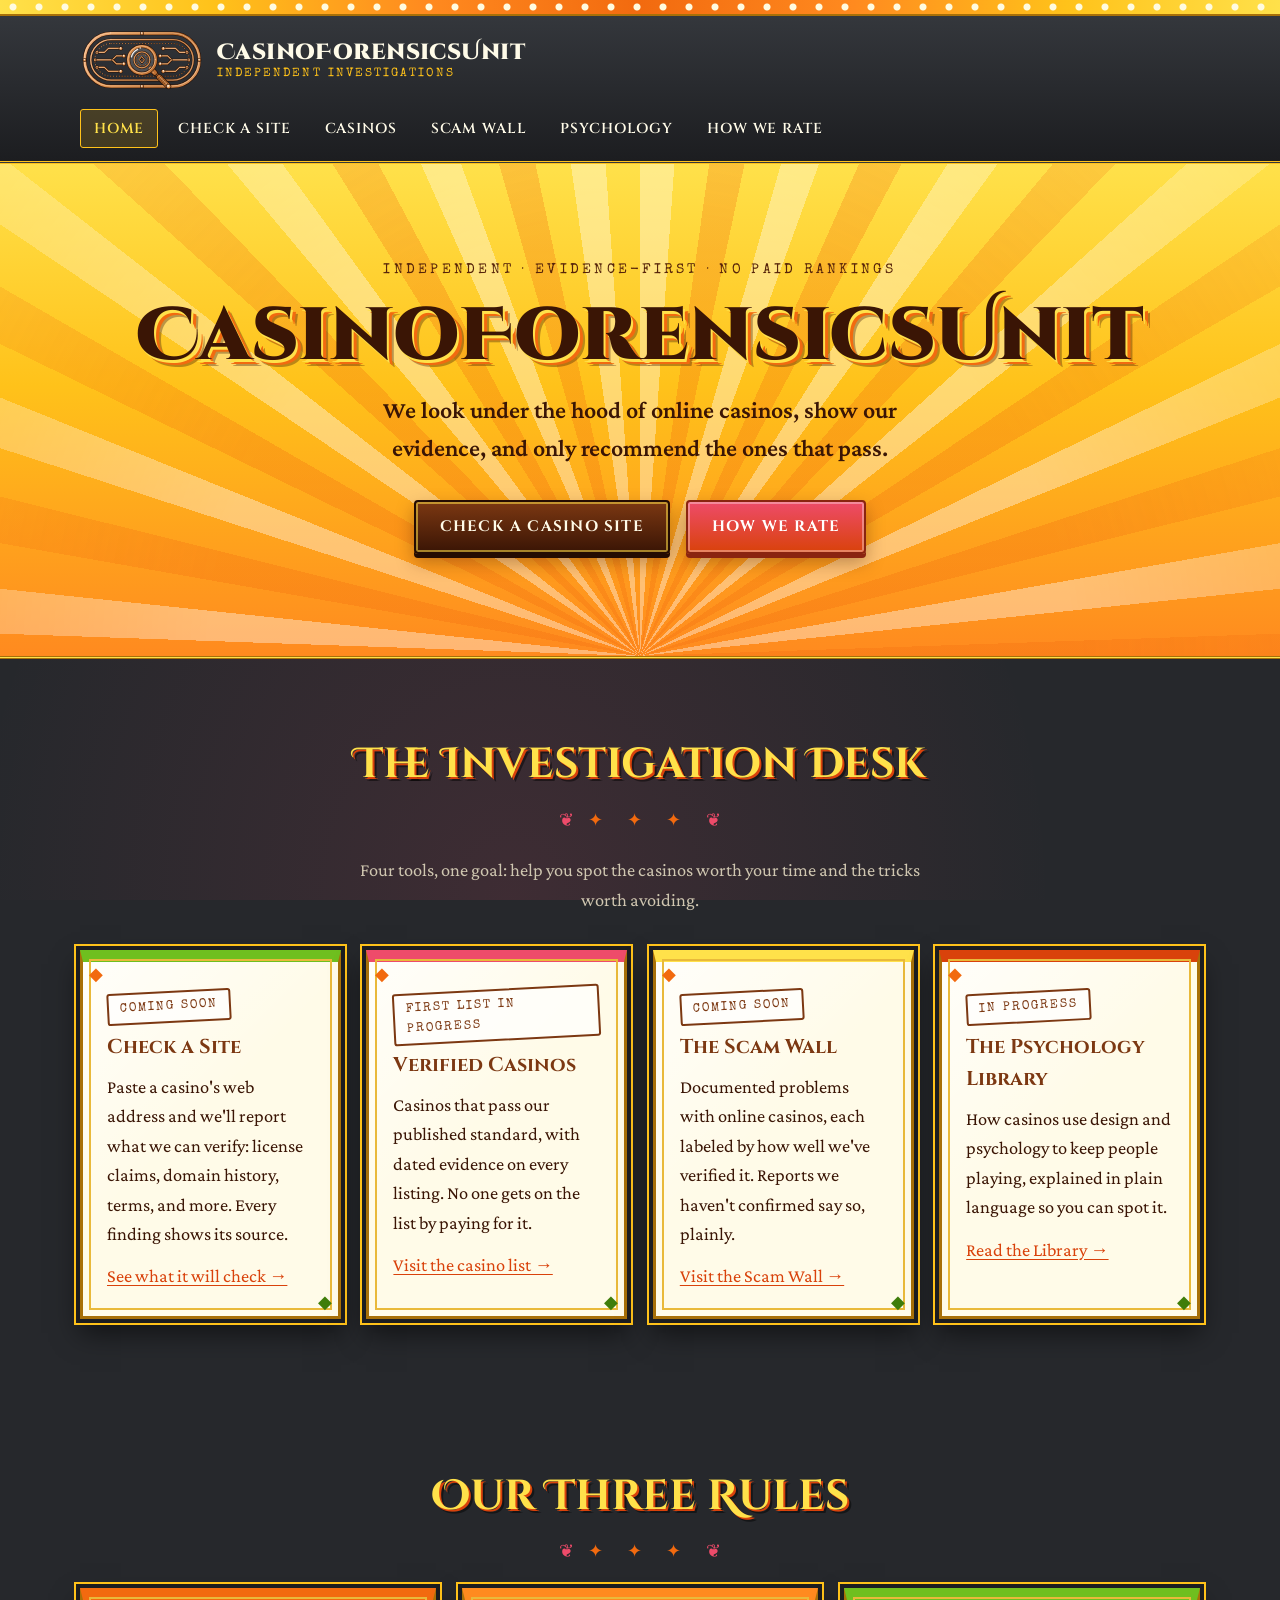
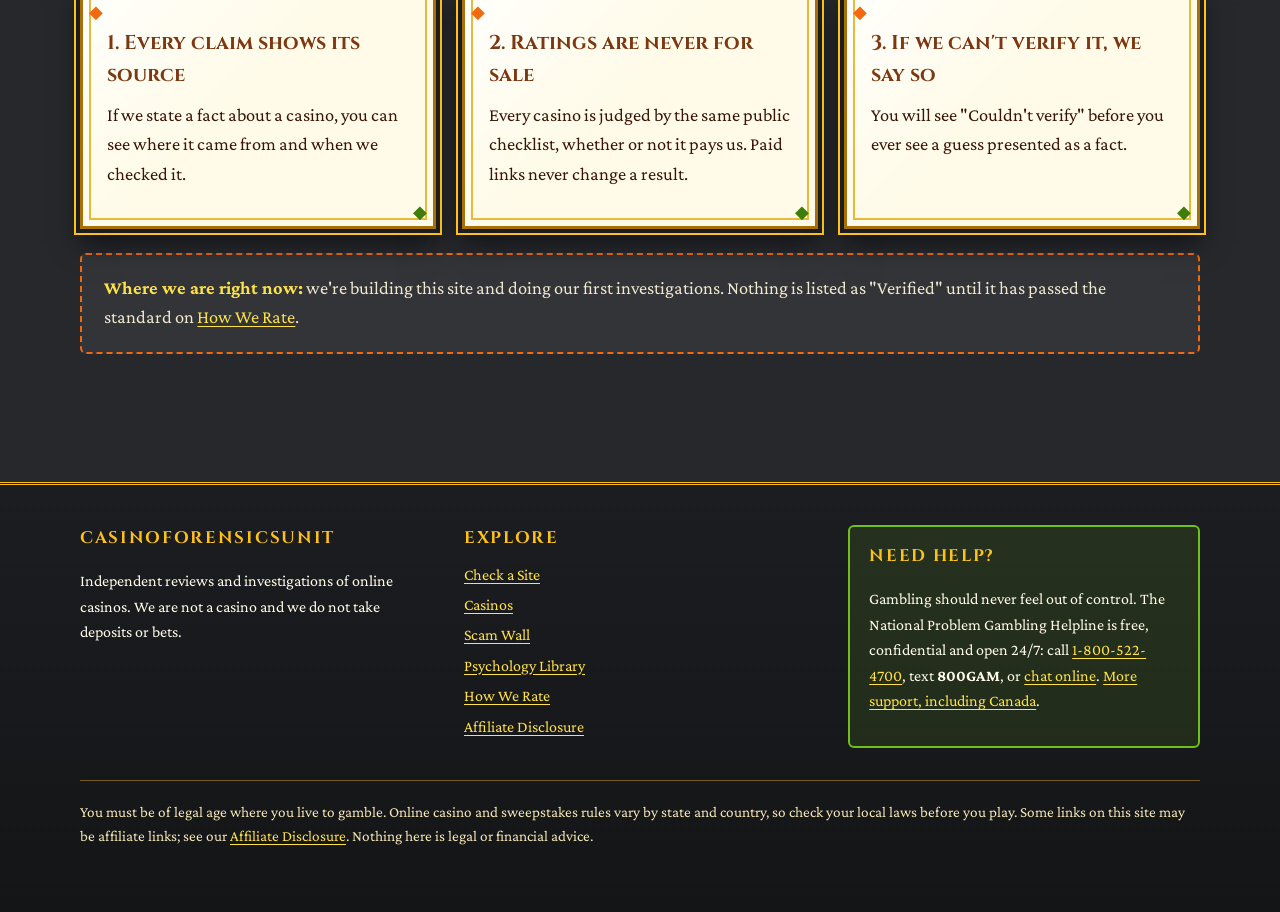
<file: index.html>
<!DOCTYPE html>
<html lang="en">
<head>
  <meta charset="utf-8">
  <meta name="viewport" content="width=device-width, initial-scale=1">
  <title>CasinoForensicsUnit — Independent Online Casino Investigations</title>
  <meta name="description" content="CasinoForensicsUnit investigates online casinos, shows its evidence, and only recommends the ones that pass its published standard.">
  <link rel="preconnect" href="https://fonts.googleapis.com">
  <link rel="preconnect" href="https://fonts.gstatic.com" crossorigin>
  <link href="https://fonts.googleapis.com/css2?family=Cinzel+Decorative:wght@700;900&family=Cinzel:wght@500;600;700&family=Crimson+Pro:ital,wght@0,400;0,600;1,400&family=Special+Elite&display=swap" rel="stylesheet">
  <link rel="icon" type="image/svg+xml" href="assets/logo-mark.svg">
  <link rel="stylesheet" href="css/style.css">
</head>
<body>
<a class="skip-link" href="#main">Skip to content</a>
<div class="marquee" aria-hidden="true"></div>
<header class="site-header">
  <div class="wrap">
    <a class="brand" href="index.html" aria-label="CasinoForensicsUnit home">
      <img src="assets/logo-mark.svg" width="124" height="64" alt="CasinoForensicsUnit logo: a poker table with circuitry and a magnifying glass, in copper wire">
      <span class="brand-name">CasinoForensicsUnit<small>Independent investigations</small></span>
    </a>
    <button class="nav-toggle" aria-expanded="false" aria-controls="nav-list">Menu</button>
    <nav class="nav" aria-label="Main">
      <ul class="nav-list" id="nav-list">
        <li><a href="index.html" aria-current="page">Home</a></li>
        <li><a href="check-a-site.html">Check a Site</a></li>
        <li><a href="casinos.html">Casinos</a></li>
        <li><a href="scam-wall.html">Scam Wall</a></li>
        <li><a href="psychology.html">Psychology</a></li>
        <li><a href="how-we-rate.html">How We Rate</a></li>
      </ul>
    </nav>
  </div>
</header>

<main id="main">
  <section class="hero">
    <div class="wrap">
      <p class="eyebrow">Independent · Evidence-first · No paid rankings</p>
      <h1>CasinoForensicsUnit</h1>
      <p class="lede">We look under the hood of online casinos, show our evidence, and only recommend the ones that pass.</p>
      <div class="cta-row">
        <a class="btn" href="check-a-site.html">Check a Casino Site</a>
        <a class="btn alt" href="how-we-rate.html">How We Rate</a>
      </div>
    </div>
  </section>

  <section class="block">
    <div class="wrap">
      <h2 class="section-title">The Investigation Desk</h2>
      <p class="flourish" aria-hidden="true">✦ ✦ ✦</p>
      <p class="section-sub">Four tools, one goal: help you spot the casinos worth your time and the tricks worth avoiding.</p>
      <div class="grid">
        <article class="frame c-teal">
          <span class="stamp pending">Coming soon</span>
          <h3>Check a Site</h3>
          <p>Paste a casino's web address and we'll report what we can verify: license claims, domain history, terms, and more. Every finding shows its source.</p>
          <a href="check-a-site.html">See what it will check →</a>
        </article>
        <article class="frame c-ruby">
          <span class="stamp pending">First list in progress</span>
          <h3>Verified Casinos</h3>
          <p>Casinos that pass our published standard, with dated evidence on every listing. No one gets on the list by paying for it.</p>
          <a href="casinos.html">Visit the casino list →</a>
        </article>
        <article class="frame c-topaz">
          <span class="stamp pending">Coming soon</span>
          <h3>The Scam Wall</h3>
          <p>Documented problems with online casinos, each labeled by how well we've verified it. Reports we haven't confirmed say so, plainly.</p>
          <a href="scam-wall.html">Visit the Scam Wall →</a>
        </article>
        <article class="frame c-amethyst">
          <span class="stamp pending">In progress</span>
          <h3>The Psychology Library</h3>
          <p>How casinos use design and psychology to keep people playing, explained in plain language so you can spot it.</p>
          <a href="psychology.html">Read the Library →</a>
        </article>
      </div>
    </div>
  </section>

  <section class="block">
    <div class="wrap">
      <h2 class="section-title">Our Three Rules</h2>
      <p class="flourish" aria-hidden="true">✦ ✦ ✦</p>
      <div class="grid">
        <div class="frame c-sapphire">
          <h3>1. Every claim shows its source</h3>
          <p>If we state a fact about a casino, you can see where it came from and when we checked it.</p>
        </div>
        <div class="frame c-coral">
          <h3>2. Ratings are never for sale</h3>
          <p>Every casino is judged by the same public checklist, whether or not it pays us. Paid links never change a result.</p>
        </div>
        <div class="frame c-teal">
          <h3>3. If we can't verify it, we say so</h3>
          <p>You will see "Couldn't verify" before you ever see a guess presented as a fact.</p>
        </div>
      </div>
      <div class="callout">
        <strong>Where we are right now:</strong> we're building this site and doing our first investigations. Nothing is listed as "Verified" until it has passed the standard on <a href="how-we-rate.html">How We Rate</a>.
      </div>
    </div>
  </section>
</main>

<footer class="site-footer">
  <div class="wrap">
    <div class="footer-grid">
      <div>
        <h2>CasinoForensicsUnit</h2>
        <p>Independent reviews and investigations of online casinos. We are not a casino and we do not take deposits or bets.</p>
      </div>
      <div>
        <h2>Explore</h2>
        <ul>
          <li><a href="check-a-site.html">Check a Site</a></li>
          <li><a href="casinos.html">Casinos</a></li>
          <li><a href="scam-wall.html">Scam Wall</a></li>
          <li><a href="psychology.html">Psychology Library</a></li>
          <li><a href="how-we-rate.html">How We Rate</a></li>
          <li><a href="disclosure.html">Affiliate Disclosure</a></li>
        </ul>
      </div>
      <div class="helpline">
        <h2>Need help?</h2>
        <p>Gambling should never feel out of control. The National Problem Gambling Helpline is free, confidential and open 24/7: call <a href="tel:18005224700">1-800-522-4700</a>, text <strong>800GAM</strong>, or <a href="https://www.ncpgambling.org/chat">chat online</a>. <a href="responsible-gambling.html">More support, including Canada</a>.</p>
      </div>
    </div>
    <p class="fineprint">You must be of legal age where you live to gamble. Online casino and sweepstakes rules vary by state and country, so check your local laws before you play. Some links on this site may be affiliate links; see our <a href="disclosure.html">Affiliate Disclosure</a>. Nothing here is legal or financial advice.</p>
  </div>
</footer>
<script src="js/main.js"></script>
</body>
</html>
</file>
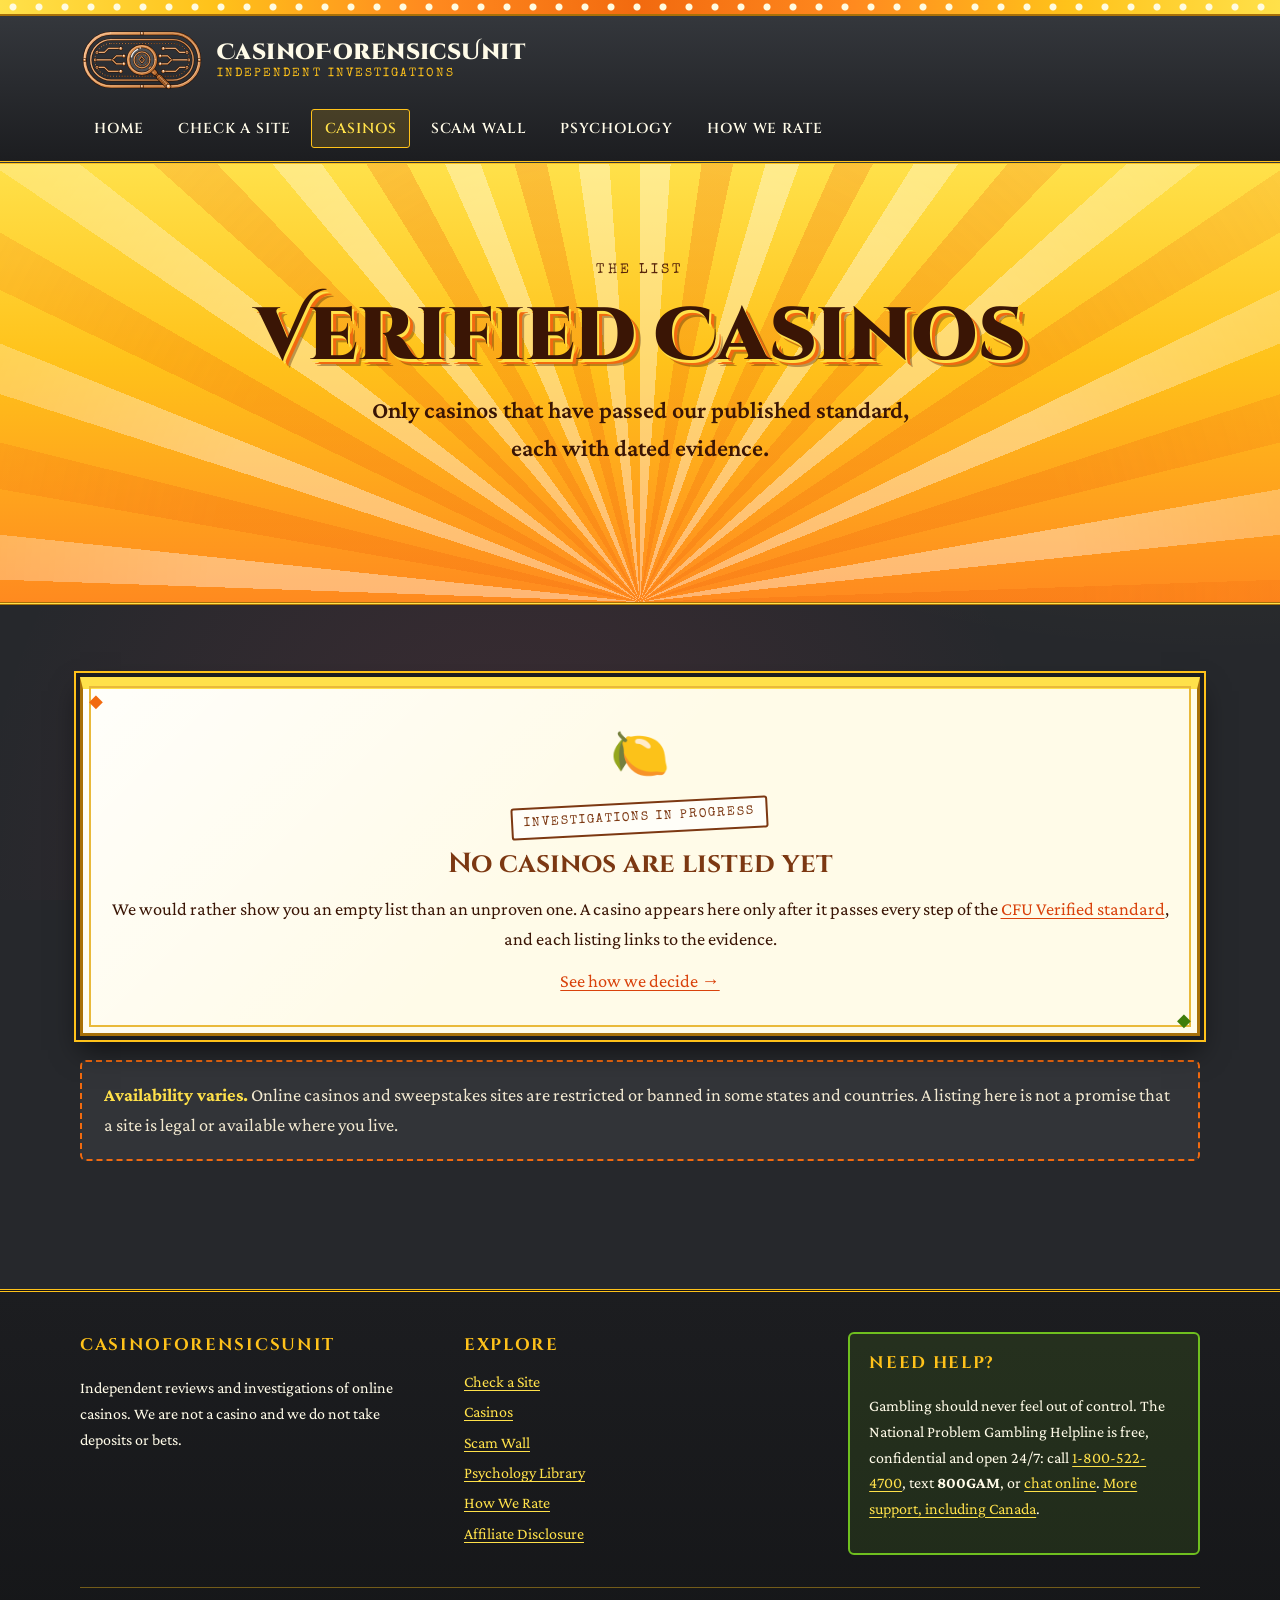
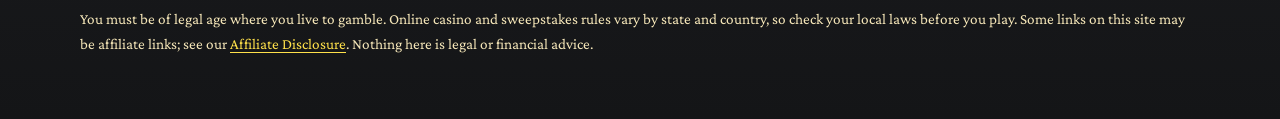
<file: casinos.html>
<!DOCTYPE html>
<html lang="en">
<head>
  <meta charset="utf-8">
  <meta name="viewport" content="width=device-width, initial-scale=1">
  <title>Verified Casinos — CasinoForensicsUnit</title>
  <meta name="description" content="Online casinos that have passed the CasinoForensicsUnit standard, with dated evidence for every listing.">
  <link rel="preconnect" href="https://fonts.googleapis.com">
  <link rel="preconnect" href="https://fonts.gstatic.com" crossorigin>
  <link href="https://fonts.googleapis.com/css2?family=Cinzel+Decorative:wght@700;900&family=Cinzel:wght@500;600;700&family=Crimson+Pro:ital,wght@0,400;0,600;1,400&family=Special+Elite&display=swap" rel="stylesheet">
  <link rel="icon" type="image/svg+xml" href="assets/logo-mark.svg">
  <link rel="stylesheet" href="css/style.css">
</head>
<body>
<a class="skip-link" href="#main">Skip to content</a>
<div class="marquee" aria-hidden="true"></div>
<header class="site-header">
  <div class="wrap">
    <a class="brand" href="index.html" aria-label="CasinoForensicsUnit home">
      <img src="assets/logo-mark.svg" width="124" height="64" alt="CasinoForensicsUnit logo: a poker table with circuitry and a magnifying glass, in copper wire">
      <span class="brand-name">CasinoForensicsUnit<small>Independent investigations</small></span>
    </a>
    <button class="nav-toggle" aria-expanded="false" aria-controls="nav-list">Menu</button>
    <nav class="nav" aria-label="Main">
      <ul class="nav-list" id="nav-list">
        <li><a href="index.html">Home</a></li>
        <li><a href="check-a-site.html">Check a Site</a></li>
        <li><a href="casinos.html" aria-current="page">Casinos</a></li>
        <li><a href="scam-wall.html">Scam Wall</a></li>
        <li><a href="psychology.html">Psychology</a></li>
        <li><a href="how-we-rate.html">How We Rate</a></li>
      </ul>
    </nav>
  </div>
</header>

<main id="main">
  <section class="hero">
    <div class="wrap">
      <p class="eyebrow">The list</p>
      <h1>Verified Casinos</h1>
      <p class="lede">Only casinos that have passed our published standard, each with dated evidence.</p>
    </div>
  </section>
  <section class="block">
    <div class="wrap">
      <div id="casino-list" class="casino-list">
        <div class="frame empty c-topaz">
          <span class="icon" aria-hidden="true">🍋</span>
          <span class="stamp pending">Investigations in progress</span>
          <h2>No casinos are listed yet</h2>
          <p>We would rather show you an empty list than an unproven one. A casino appears here only after it passes every step of the <a href="how-we-rate.html">CFU Verified standard</a>, and each listing links to the evidence.</p>
          <p><a href="how-we-rate.html">See how we decide →</a></p>
        </div>
      </div>
      <noscript><p class="callout">Turn on JavaScript to see the casino list when it is published.</p></noscript>
      <div class="callout">
        <strong>Availability varies.</strong> Online casinos and sweepstakes sites are restricted or banned in some states and countries. A listing here is not a promise that a site is legal or available where you live.
      </div>
    </div>
  </section>
</main>

<footer class="site-footer">
  <div class="wrap">
    <div class="footer-grid">
      <div>
        <h2>CasinoForensicsUnit</h2>
        <p>Independent reviews and investigations of online casinos. We are not a casino and we do not take deposits or bets.</p>
      </div>
      <div>
        <h2>Explore</h2>
        <ul>
          <li><a href="check-a-site.html">Check a Site</a></li>
          <li><a href="casinos.html">Casinos</a></li>
          <li><a href="scam-wall.html">Scam Wall</a></li>
          <li><a href="psychology.html">Psychology Library</a></li>
          <li><a href="how-we-rate.html">How We Rate</a></li>
          <li><a href="disclosure.html">Affiliate Disclosure</a></li>
        </ul>
      </div>
      <div class="helpline">
        <h2>Need help?</h2>
        <p>Gambling should never feel out of control. The National Problem Gambling Helpline is free, confidential and open 24/7: call <a href="tel:18005224700">1-800-522-4700</a>, text <strong>800GAM</strong>, or <a href="https://www.ncpgambling.org/chat">chat online</a>. <a href="responsible-gambling.html">More support, including Canada</a>.</p>
      </div>
    </div>
    <p class="fineprint">You must be of legal age where you live to gamble. Online casino and sweepstakes rules vary by state and country, so check your local laws before you play. Some links on this site may be affiliate links; see our <a href="disclosure.html">Affiliate Disclosure</a>. Nothing here is legal or financial advice.</p>
  </div>
</footer>
<script src="js/main.js"></script>
</body>
</html>
</file>
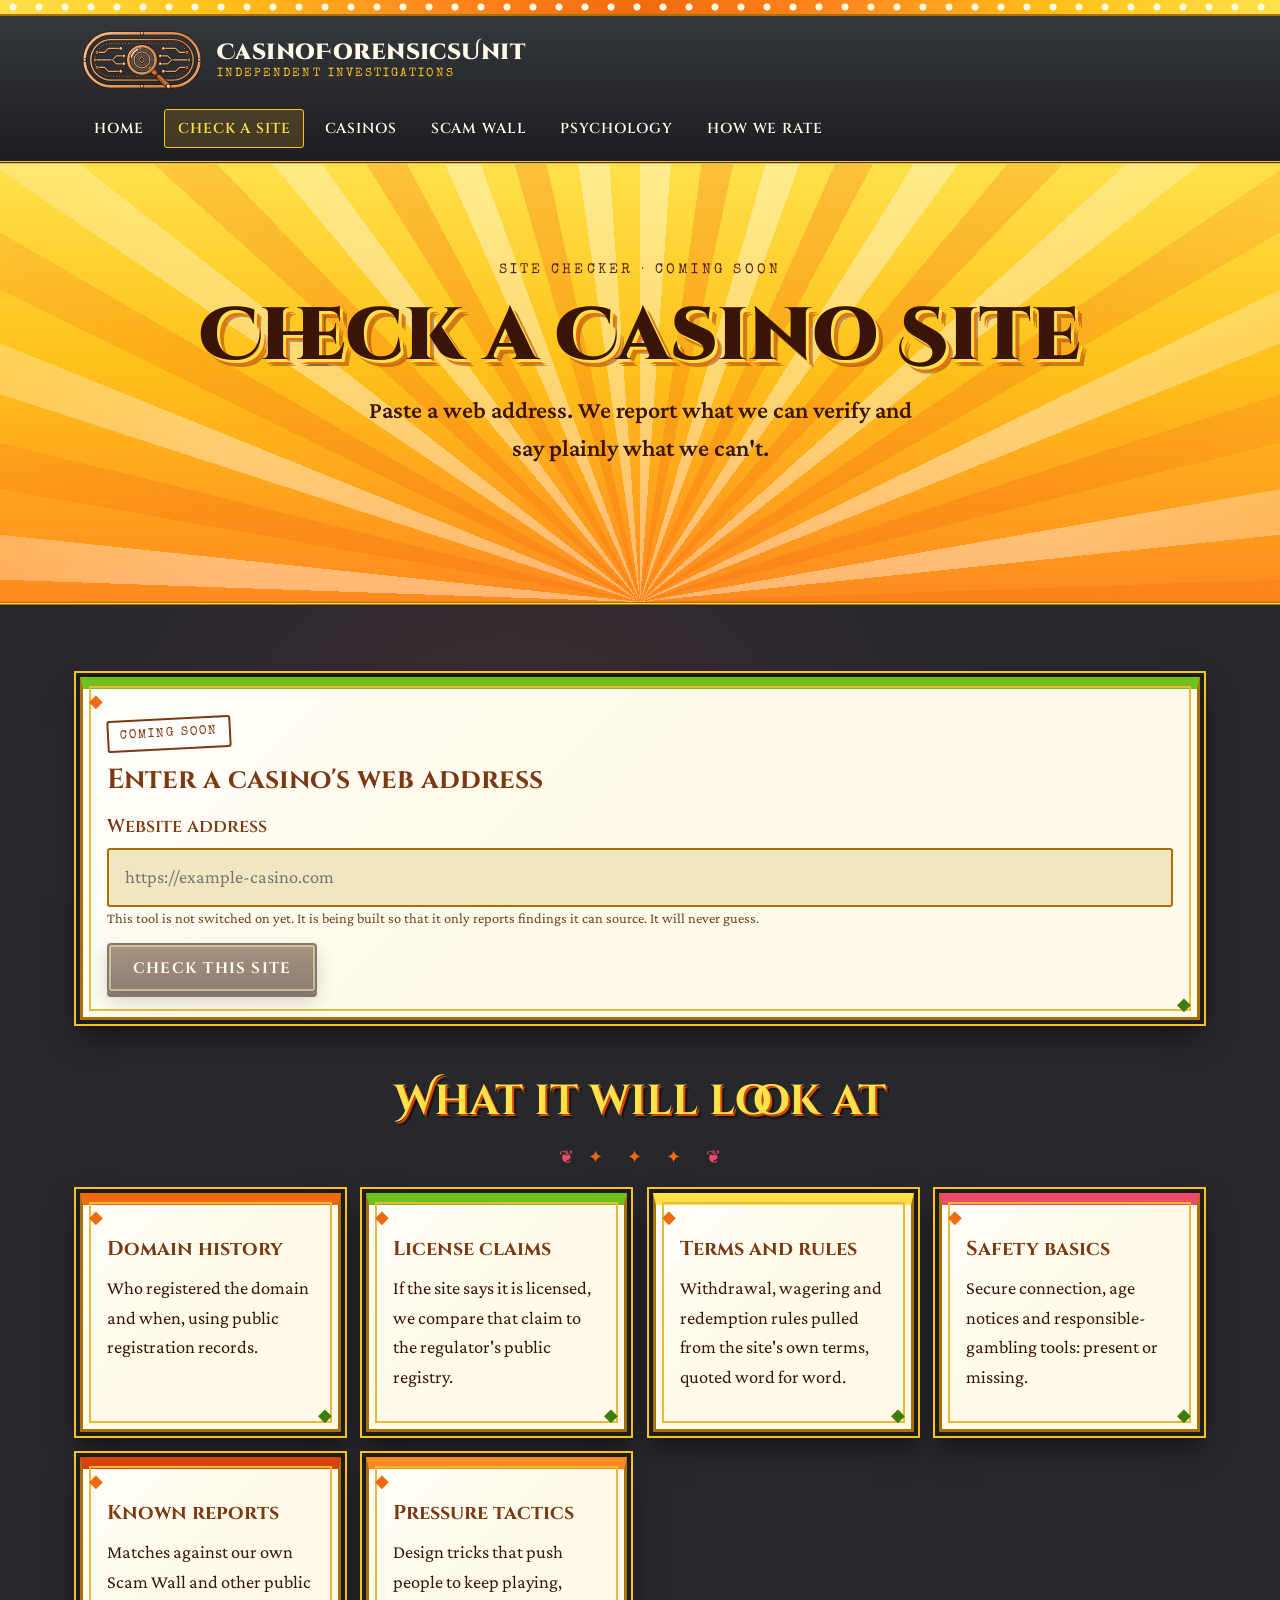
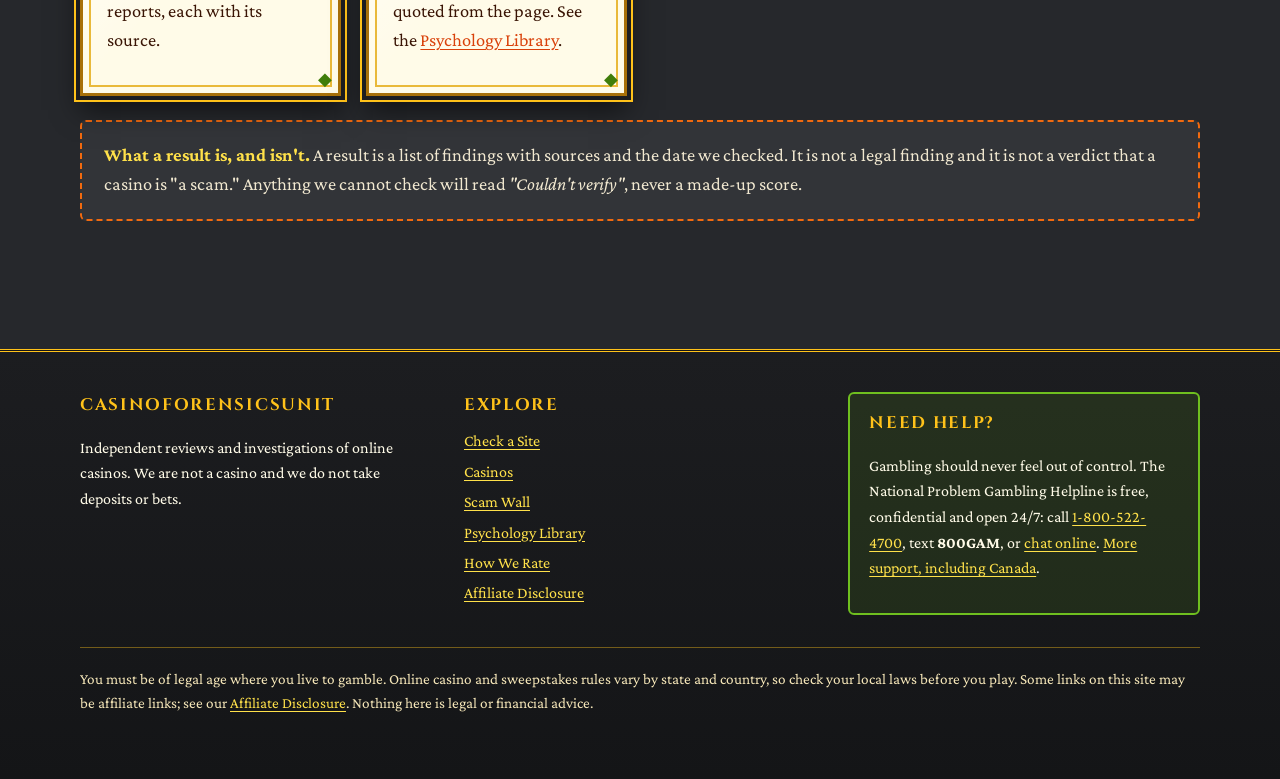
<file: check-a-site.html>
<!DOCTYPE html>
<html lang="en">
<head>
  <meta charset="utf-8">
  <meta name="viewport" content="width=device-width, initial-scale=1">
  <title>Check a Casino Site — CasinoForensicsUnit</title>
  <meta name="description" content="Enter a casino website address and CasinoForensicsUnit will report what it can verify, with sources.">
  <link rel="preconnect" href="https://fonts.googleapis.com">
  <link rel="preconnect" href="https://fonts.gstatic.com" crossorigin>
  <link href="https://fonts.googleapis.com/css2?family=Cinzel+Decorative:wght@700;900&family=Cinzel:wght@500;600;700&family=Crimson+Pro:ital,wght@0,400;0,600;1,400&family=Special+Elite&display=swap" rel="stylesheet">
  <link rel="icon" type="image/svg+xml" href="assets/logo-mark.svg">
  <link rel="stylesheet" href="css/style.css">
</head>
<body>
<a class="skip-link" href="#main">Skip to content</a>
<div class="marquee" aria-hidden="true"></div>
<header class="site-header">
  <div class="wrap">
    <a class="brand" href="index.html" aria-label="CasinoForensicsUnit home">
      <img src="assets/logo-mark.svg" width="124" height="64" alt="CasinoForensicsUnit logo: a poker table with circuitry and a magnifying glass, in copper wire">
      <span class="brand-name">CasinoForensicsUnit<small>Independent investigations</small></span>
    </a>
    <button class="nav-toggle" aria-expanded="false" aria-controls="nav-list">Menu</button>
    <nav class="nav" aria-label="Main">
      <ul class="nav-list" id="nav-list">
        <li><a href="index.html">Home</a></li>
        <li><a href="check-a-site.html" aria-current="page">Check a Site</a></li>
        <li><a href="casinos.html">Casinos</a></li>
        <li><a href="scam-wall.html">Scam Wall</a></li>
        <li><a href="psychology.html">Psychology</a></li>
        <li><a href="how-we-rate.html">How We Rate</a></li>
      </ul>
    </nav>
  </div>
</header>

<main id="main">
  <section class="hero">
    <div class="wrap">
      <p class="eyebrow">Site checker · coming soon</p>
      <h1>Check a Casino Site</h1>
      <p class="lede">Paste a web address. We report what we can verify and say plainly what we can't.</p>
    </div>
  </section>
  <section class="block">
    <div class="wrap">
      <div class="frame c-teal">
        <span class="stamp pending">Coming soon</span>
        <h2>Enter a casino's web address</h2>
        <form onsubmit="return false" aria-describedby="checker-note">
          <label for="site-url">Website address</label>
          <input id="site-url" type="url" placeholder="https://example-casino.com" disabled>
          <p id="checker-note" class="source">This tool is not switched on yet. It is being built so that it only reports findings it can source. It will never guess.</p>
          <button class="btn" type="submit" disabled aria-disabled="true">Check this site</button>
        </form>
      </div>

      <h2 class="section-title" style="margin-top:3rem">What it will look at</h2>
      <p class="flourish" aria-hidden="true">✦ ✦ ✦</p>
      <div class="grid">
        <div class="frame c-sapphire"><h3>Domain history</h3><p>Who registered the domain and when, using public registration records.</p></div>
        <div class="frame c-teal"><h3>License claims</h3><p>If the site says it is licensed, we compare that claim to the regulator's public registry.</p></div>
        <div class="frame c-topaz"><h3>Terms and rules</h3><p>Withdrawal, wagering and redemption rules pulled from the site's own terms, quoted word for word.</p></div>
        <div class="frame c-ruby"><h3>Safety basics</h3><p>Secure connection, age notices and responsible-gambling tools: present or missing.</p></div>
        <div class="frame c-amethyst"><h3>Known reports</h3><p>Matches against our own Scam Wall and other public reports, each with its source.</p></div>
        <div class="frame c-coral"><h3>Pressure tactics</h3><p>Design tricks that push people to keep playing, quoted from the page. See the <a href="psychology.html">Psychology Library</a>.</p></div>
      </div>

      <div class="callout">
        <strong>What a result is, and isn't.</strong> A result is a list of findings with sources and the date we checked. It is not a legal finding and it is not a verdict that a casino is "a scam." Anything we cannot check will read <em>"Couldn't verify"</em>, never a made-up score.
      </div>
    </div>
  </section>
</main>

<footer class="site-footer">
  <div class="wrap">
    <div class="footer-grid">
      <div>
        <h2>CasinoForensicsUnit</h2>
        <p>Independent reviews and investigations of online casinos. We are not a casino and we do not take deposits or bets.</p>
      </div>
      <div>
        <h2>Explore</h2>
        <ul>
          <li><a href="check-a-site.html">Check a Site</a></li>
          <li><a href="casinos.html">Casinos</a></li>
          <li><a href="scam-wall.html">Scam Wall</a></li>
          <li><a href="psychology.html">Psychology Library</a></li>
          <li><a href="how-we-rate.html">How We Rate</a></li>
          <li><a href="disclosure.html">Affiliate Disclosure</a></li>
        </ul>
      </div>
      <div class="helpline">
        <h2>Need help?</h2>
        <p>Gambling should never feel out of control. The National Problem Gambling Helpline is free, confidential and open 24/7: call <a href="tel:18005224700">1-800-522-4700</a>, text <strong>800GAM</strong>, or <a href="https://www.ncpgambling.org/chat">chat online</a>. <a href="responsible-gambling.html">More support, including Canada</a>.</p>
      </div>
    </div>
    <p class="fineprint">You must be of legal age where you live to gamble. Online casino and sweepstakes rules vary by state and country, so check your local laws before you play. Some links on this site may be affiliate links; see our <a href="disclosure.html">Affiliate Disclosure</a>. Nothing here is legal or financial advice.</p>
  </div>
</footer>
<script src="js/main.js"></script>
</body>
</html>
</file>
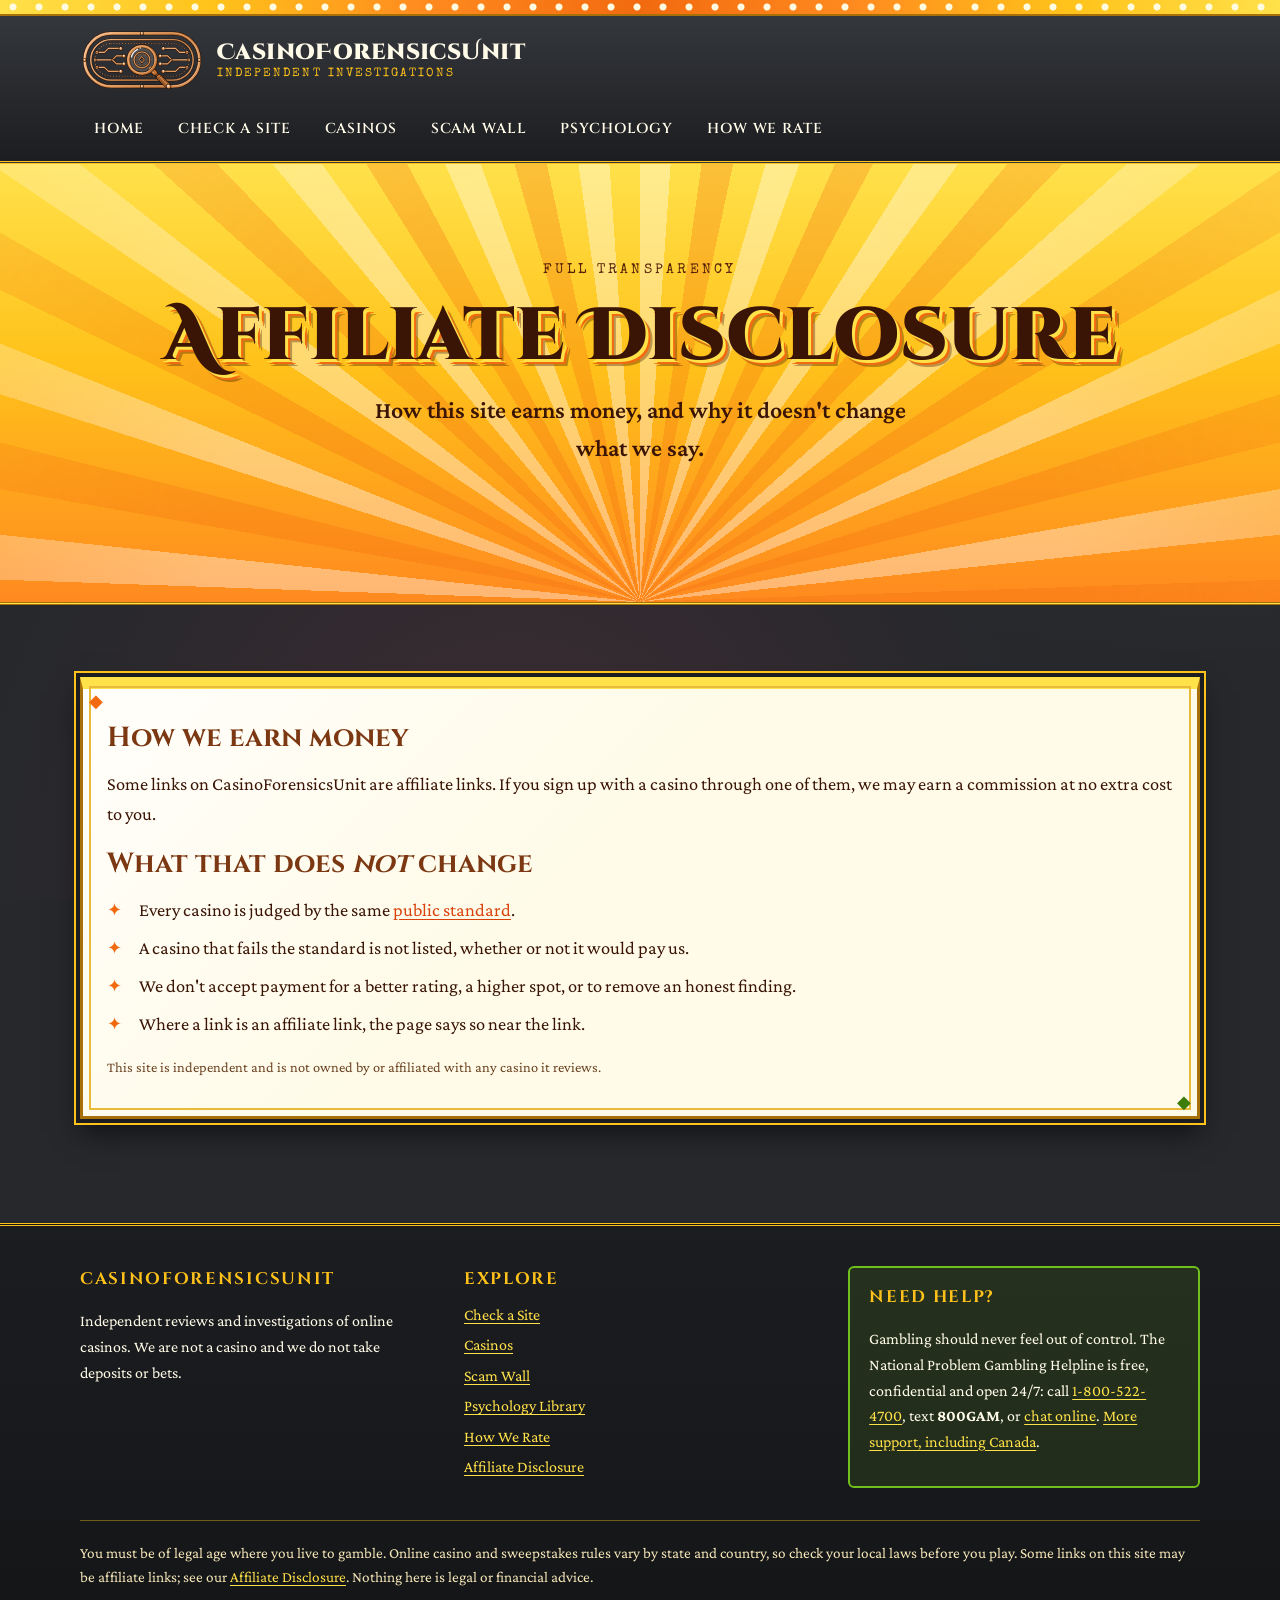
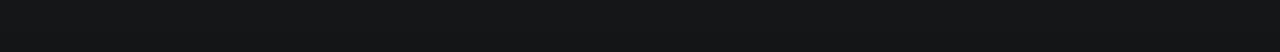
<file: disclosure.html>
<!DOCTYPE html>
<html lang="en">
<head>
  <meta charset="utf-8">
  <meta name="viewport" content="width=device-width, initial-scale=1">
  <title>Affiliate Disclosure — CasinoForensicsUnit</title>
  <meta name="description" content="How CasinoForensicsUnit earns money and why it never changes our ratings.">
  <link rel="preconnect" href="https://fonts.googleapis.com">
  <link rel="preconnect" href="https://fonts.gstatic.com" crossorigin>
  <link href="https://fonts.googleapis.com/css2?family=Cinzel+Decorative:wght@700;900&family=Cinzel:wght@500;600;700&family=Crimson+Pro:ital,wght@0,400;0,600;1,400&family=Special+Elite&display=swap" rel="stylesheet">
  <link rel="icon" type="image/svg+xml" href="assets/logo-mark.svg">
  <link rel="stylesheet" href="css/style.css">
</head>
<body>
<a class="skip-link" href="#main">Skip to content</a>
<div class="marquee" aria-hidden="true"></div>
<header class="site-header">
  <div class="wrap">
    <a class="brand" href="index.html" aria-label="CasinoForensicsUnit home">
      <img src="assets/logo-mark.svg" width="124" height="64" alt="CasinoForensicsUnit logo: a poker table with circuitry and a magnifying glass, in copper wire">
      <span class="brand-name">CasinoForensicsUnit<small>Independent investigations</small></span>
    </a>
    <button class="nav-toggle" aria-expanded="false" aria-controls="nav-list">Menu</button>
    <nav class="nav" aria-label="Main">
      <ul class="nav-list" id="nav-list">
        <li><a href="index.html">Home</a></li>
        <li><a href="check-a-site.html">Check a Site</a></li>
        <li><a href="casinos.html">Casinos</a></li>
        <li><a href="scam-wall.html">Scam Wall</a></li>
        <li><a href="psychology.html">Psychology</a></li>
        <li><a href="how-we-rate.html">How We Rate</a></li>
      </ul>
    </nav>
  </div>
</header>

<main id="main">
<!-- DRAFT: written by Claude, NOT yet reviewed or approved by Dustin. Have it checked against actual affiliate agreements and local rules before publishing. -->
  <section class="hero">
    <div class="wrap">
      <p class="eyebrow">Full transparency</p>
      <h1>Affiliate Disclosure</h1>
      <p class="lede">How this site earns money, and why it doesn't change what we say.</p>
    </div>
  </section>
  <section class="block">
    <div class="wrap">
      <div class="frame c-topaz">
        <h2>How we earn money</h2>
        <p>Some links on CasinoForensicsUnit are affiliate links. If you sign up with a casino through one of them, we may earn a commission at no extra cost to you.</p>
        <h2>What that does <em>not</em> change</h2>
        <ul class="checklist">
          <li>Every casino is judged by the same <a href="how-we-rate.html">public standard</a>.</li>
          <li>A casino that fails the standard is not listed, whether or not it would pay us.</li>
          <li>We don't accept payment for a better rating, a higher spot, or to remove an honest finding.</li>
          <li>Where a link is an affiliate link, the page says so near the link.</li>
        </ul>
        <p class="source">This site is independent and is not owned by or affiliated with any casino it reviews.</p>
      </div>
    </div>
  </section>
</main>

<footer class="site-footer">
  <div class="wrap">
    <div class="footer-grid">
      <div>
        <h2>CasinoForensicsUnit</h2>
        <p>Independent reviews and investigations of online casinos. We are not a casino and we do not take deposits or bets.</p>
      </div>
      <div>
        <h2>Explore</h2>
        <ul>
          <li><a href="check-a-site.html">Check a Site</a></li>
          <li><a href="casinos.html">Casinos</a></li>
          <li><a href="scam-wall.html">Scam Wall</a></li>
          <li><a href="psychology.html">Psychology Library</a></li>
          <li><a href="how-we-rate.html">How We Rate</a></li>
          <li><a href="disclosure.html">Affiliate Disclosure</a></li>
        </ul>
      </div>
      <div class="helpline">
        <h2>Need help?</h2>
        <p>Gambling should never feel out of control. The National Problem Gambling Helpline is free, confidential and open 24/7: call <a href="tel:18005224700">1-800-522-4700</a>, text <strong>800GAM</strong>, or <a href="https://www.ncpgambling.org/chat">chat online</a>. <a href="responsible-gambling.html">More support, including Canada</a>.</p>
      </div>
    </div>
    <p class="fineprint">You must be of legal age where you live to gamble. Online casino and sweepstakes rules vary by state and country, so check your local laws before you play. Some links on this site may be affiliate links; see our <a href="disclosure.html">Affiliate Disclosure</a>. Nothing here is legal or financial advice.</p>
  </div>
</footer>
<script src="js/main.js"></script>
</body>
</html>
</file>
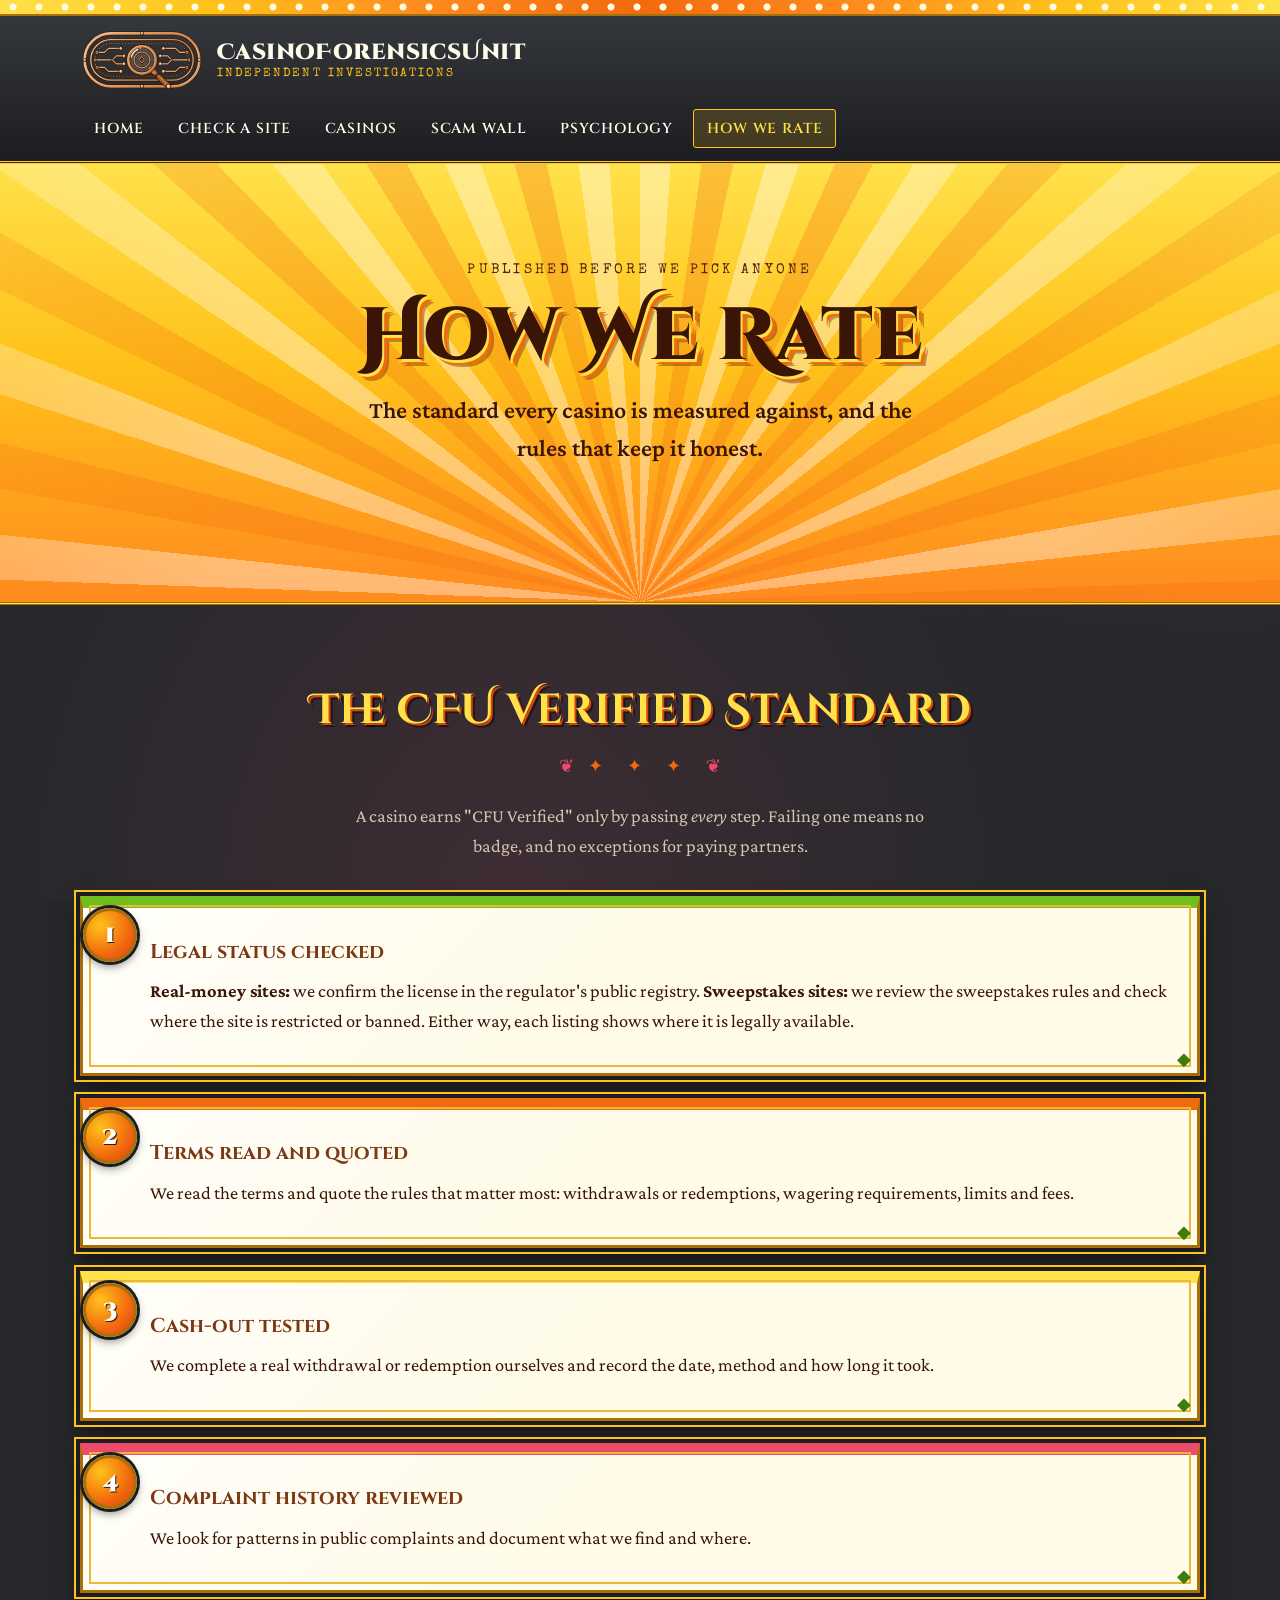
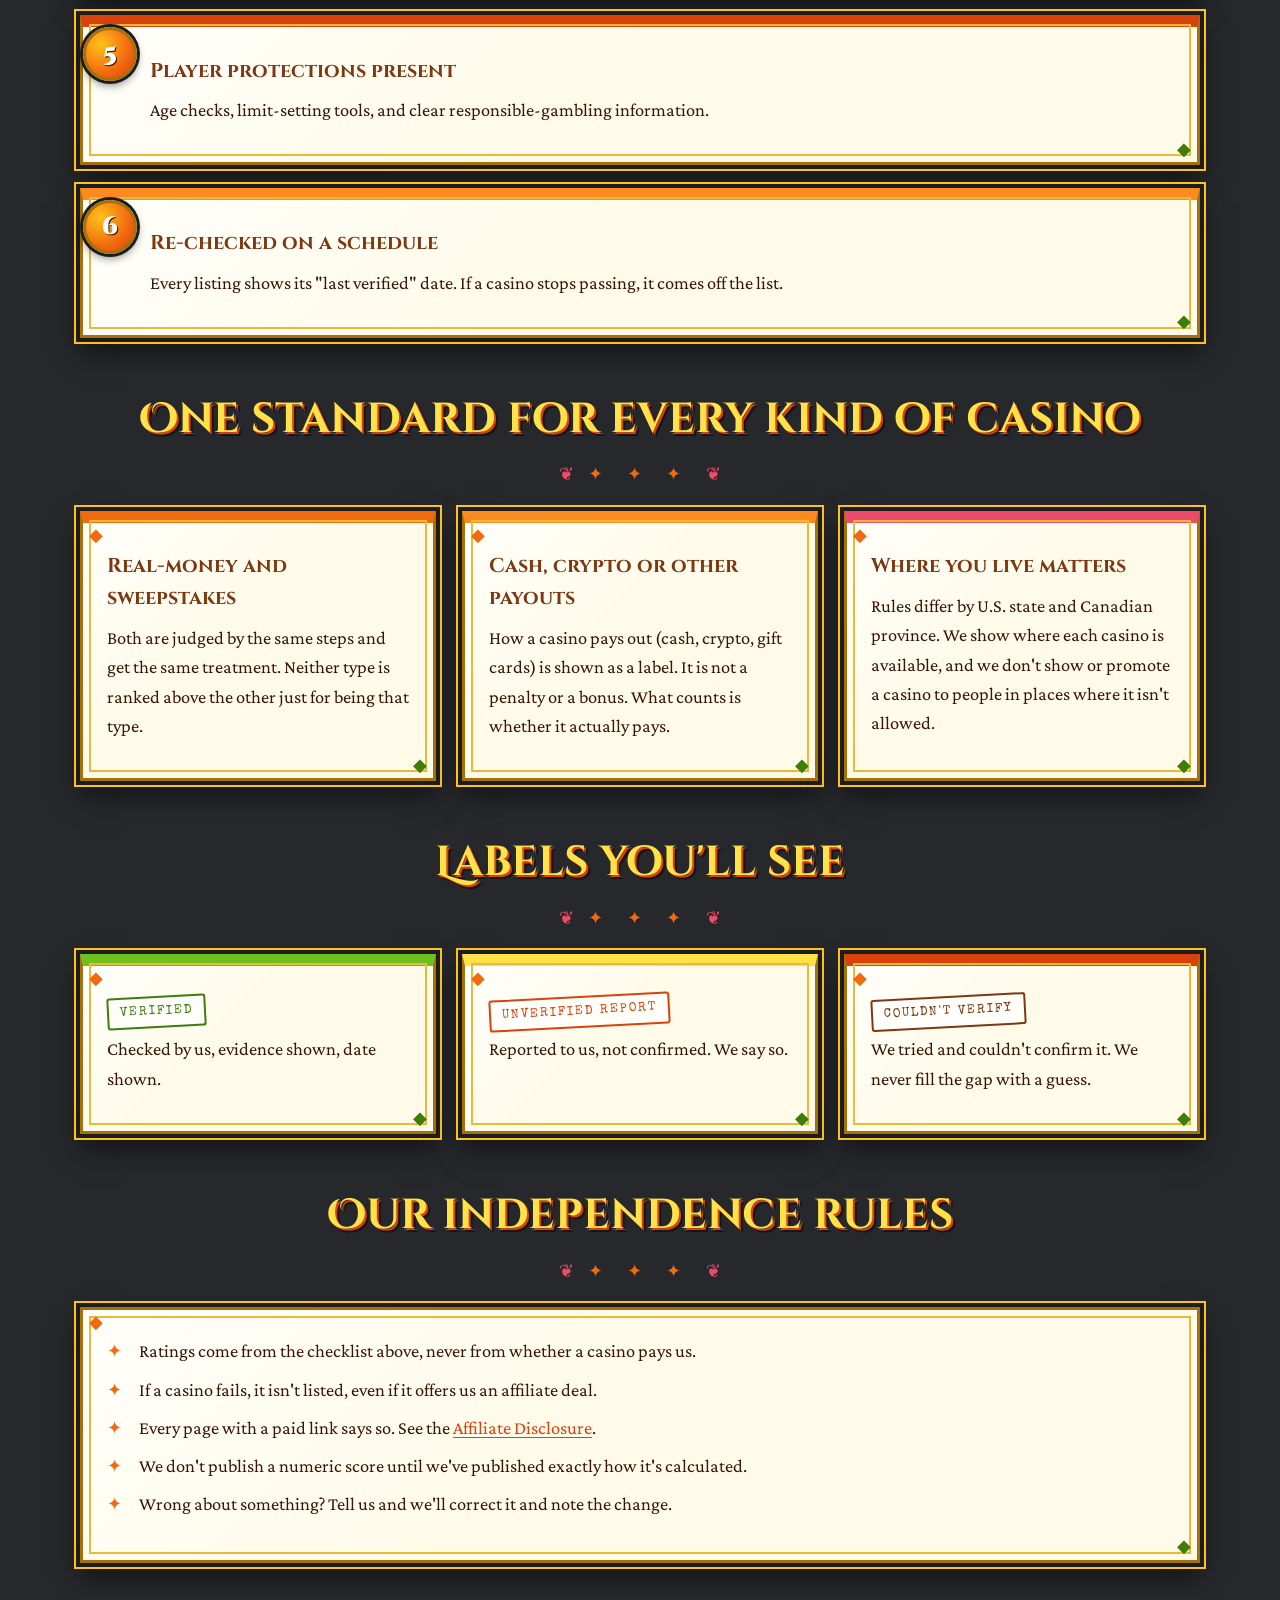
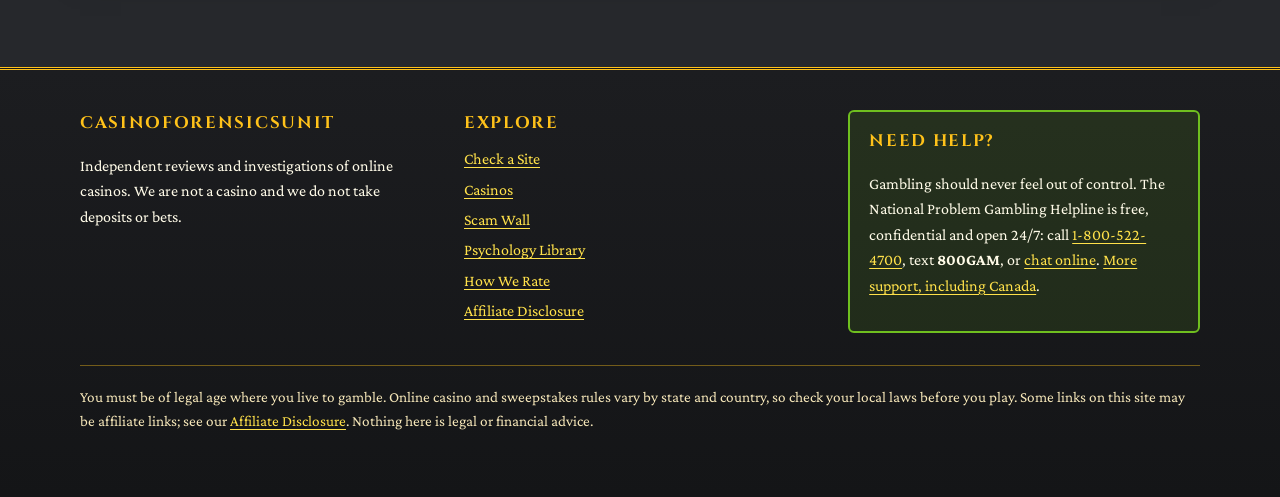
<file: how-we-rate.html>
<!DOCTYPE html>
<html lang="en">
<head>
  <meta charset="utf-8">
  <meta name="viewport" content="width=device-width, initial-scale=1">
  <title>How We Rate — CasinoForensicsUnit</title>
  <meta name="description" content="The CasinoForensicsUnit Verified standard: exactly what a casino must pass before we recommend it.">
  <link rel="preconnect" href="https://fonts.googleapis.com">
  <link rel="preconnect" href="https://fonts.gstatic.com" crossorigin>
  <link href="https://fonts.googleapis.com/css2?family=Cinzel+Decorative:wght@700;900&family=Cinzel:wght@500;600;700&family=Crimson+Pro:ital,wght@0,400;0,600;1,400&family=Special+Elite&display=swap" rel="stylesheet">
  <link rel="icon" type="image/svg+xml" href="assets/logo-mark.svg">
  <link rel="stylesheet" href="css/style.css">
</head>
<body>
<a class="skip-link" href="#main">Skip to content</a>
<div class="marquee" aria-hidden="true"></div>
<header class="site-header">
  <div class="wrap">
    <a class="brand" href="index.html" aria-label="CasinoForensicsUnit home">
      <img src="assets/logo-mark.svg" width="124" height="64" alt="CasinoForensicsUnit logo: a poker table with circuitry and a magnifying glass, in copper wire">
      <span class="brand-name">CasinoForensicsUnit<small>Independent investigations</small></span>
    </a>
    <button class="nav-toggle" aria-expanded="false" aria-controls="nav-list">Menu</button>
    <nav class="nav" aria-label="Main">
      <ul class="nav-list" id="nav-list">
        <li><a href="index.html">Home</a></li>
        <li><a href="check-a-site.html">Check a Site</a></li>
        <li><a href="casinos.html">Casinos</a></li>
        <li><a href="scam-wall.html">Scam Wall</a></li>
        <li><a href="psychology.html">Psychology</a></li>
        <li><a href="how-we-rate.html" aria-current="page">How We Rate</a></li>
      </ul>
    </nav>
  </div>
</header>

<main id="main">
<!-- DRAFT: proposed standard written by Claude, NOT yet reviewed or approved by Dustin. Criteria must be approved before publishing. -->
  <section class="hero">
    <div class="wrap">
      <p class="eyebrow">Published before we pick anyone</p>
      <h1>How We Rate</h1>
      <p class="lede">The standard every casino is measured against, and the rules that keep it honest.</p>
    </div>
  </section>
  <section class="block">
    <div class="wrap">
      <h2 class="section-title">The CFU Verified Standard</h2>
      <p class="flourish" aria-hidden="true">✦ ✦ ✦</p>
      <p class="section-sub">A casino earns "CFU Verified" only by passing <em>every</em> step. Failing one means no badge, and no exceptions for paying partners.</p>
      <div class="steps">
        <div class="step frame c-teal"><h3>Legal status checked</h3><p><strong>Real-money sites:</strong> we confirm the license in the regulator's public registry. <strong>Sweepstakes sites:</strong> we review the sweepstakes rules and check where the site is restricted or banned. Either way, each listing shows where it is legally available.</p></div>
        <div class="step frame c-sapphire"><h3>Terms read and quoted</h3><p>We read the terms and quote the rules that matter most: withdrawals or redemptions, wagering requirements, limits and fees.</p></div>
        <div class="step frame c-topaz"><h3>Cash-out tested</h3><p>We complete a real withdrawal or redemption ourselves and record the date, method and how long it took.</p></div>
        <div class="step frame c-ruby"><h3>Complaint history reviewed</h3><p>We look for patterns in public complaints and document what we find and where.</p></div>
        <div class="step frame c-amethyst"><h3>Player protections present</h3><p>Age checks, limit-setting tools, and clear responsible-gambling information.</p></div>
        <div class="step frame c-coral"><h3>Re-checked on a schedule</h3><p>Every listing shows its "last verified" date. If a casino stops passing, it comes off the list.</p></div>
      </div>

      <h2 class="section-title" style="margin-top:3rem">One standard for every kind of casino</h2>
      <p class="flourish" aria-hidden="true">✦ ✦ ✦</p>
      <div class="grid">
        <div class="frame c-sapphire"><h3>Real-money and sweepstakes</h3><p>Both are judged by the same steps and get the same treatment. Neither type is ranked above the other just for being that type.</p></div>
        <div class="frame c-coral"><h3>Cash, crypto or other payouts</h3><p>How a casino pays out (cash, crypto, gift cards) is shown as a label. It is not a penalty or a bonus. What counts is whether it actually pays.</p></div>
        <div class="frame c-ruby"><h3>Where you live matters</h3><p>Rules differ by U.S. state and Canadian province. We show where each casino is available, and we don't show or promote a casino to people in places where it isn't allowed.</p></div>
      </div>

      <h2 class="section-title" style="margin-top:3rem">Labels you'll see</h2>
      <p class="flourish" aria-hidden="true">✦ ✦ ✦</p>
      <div class="grid">
        <div class="frame c-teal"><span class="stamp verified">Verified</span><p>Checked by us, evidence shown, date shown.</p></div>
        <div class="frame c-topaz"><span class="stamp unverified">Unverified report</span><p>Reported to us, not confirmed. We say so.</p></div>
        <div class="frame c-amethyst"><span class="stamp pending">Couldn't verify</span><p>We tried and couldn't confirm it. We never fill the gap with a guess.</p></div>
      </div>

      <h2 class="section-title" style="margin-top:3rem">Our independence rules</h2>
      <p class="flourish" aria-hidden="true">✦ ✦ ✦</p>
      <div class="frame">
        <ul class="checklist">
          <li>Ratings come from the checklist above, never from whether a casino pays us.</li>
          <li>If a casino fails, it isn't listed, even if it offers us an affiliate deal.</li>
          <li>Every page with a paid link says so. See the <a href="disclosure.html">Affiliate Disclosure</a>.</li>
          <li>We don't publish a numeric score until we've published exactly how it's calculated.</li>
          <li>Wrong about something? Tell us and we'll correct it and note the change.</li>
        </ul>
      </div>
    </div>
  </section>
</main>

<footer class="site-footer">
  <div class="wrap">
    <div class="footer-grid">
      <div>
        <h2>CasinoForensicsUnit</h2>
        <p>Independent reviews and investigations of online casinos. We are not a casino and we do not take deposits or bets.</p>
      </div>
      <div>
        <h2>Explore</h2>
        <ul>
          <li><a href="check-a-site.html">Check a Site</a></li>
          <li><a href="casinos.html">Casinos</a></li>
          <li><a href="scam-wall.html">Scam Wall</a></li>
          <li><a href="psychology.html">Psychology Library</a></li>
          <li><a href="how-we-rate.html">How We Rate</a></li>
          <li><a href="disclosure.html">Affiliate Disclosure</a></li>
        </ul>
      </div>
      <div class="helpline">
        <h2>Need help?</h2>
        <p>Gambling should never feel out of control. The National Problem Gambling Helpline is free, confidential and open 24/7: call <a href="tel:18005224700">1-800-522-4700</a>, text <strong>800GAM</strong>, or <a href="https://www.ncpgambling.org/chat">chat online</a>. <a href="responsible-gambling.html">More support, including Canada</a>.</p>
      </div>
    </div>
    <p class="fineprint">You must be of legal age where you live to gamble. Online casino and sweepstakes rules vary by state and country, so check your local laws before you play. Some links on this site may be affiliate links; see our <a href="disclosure.html">Affiliate Disclosure</a>. Nothing here is legal or financial advice.</p>
  </div>
</footer>
<script src="js/main.js"></script>
</body>
</html>
</file>
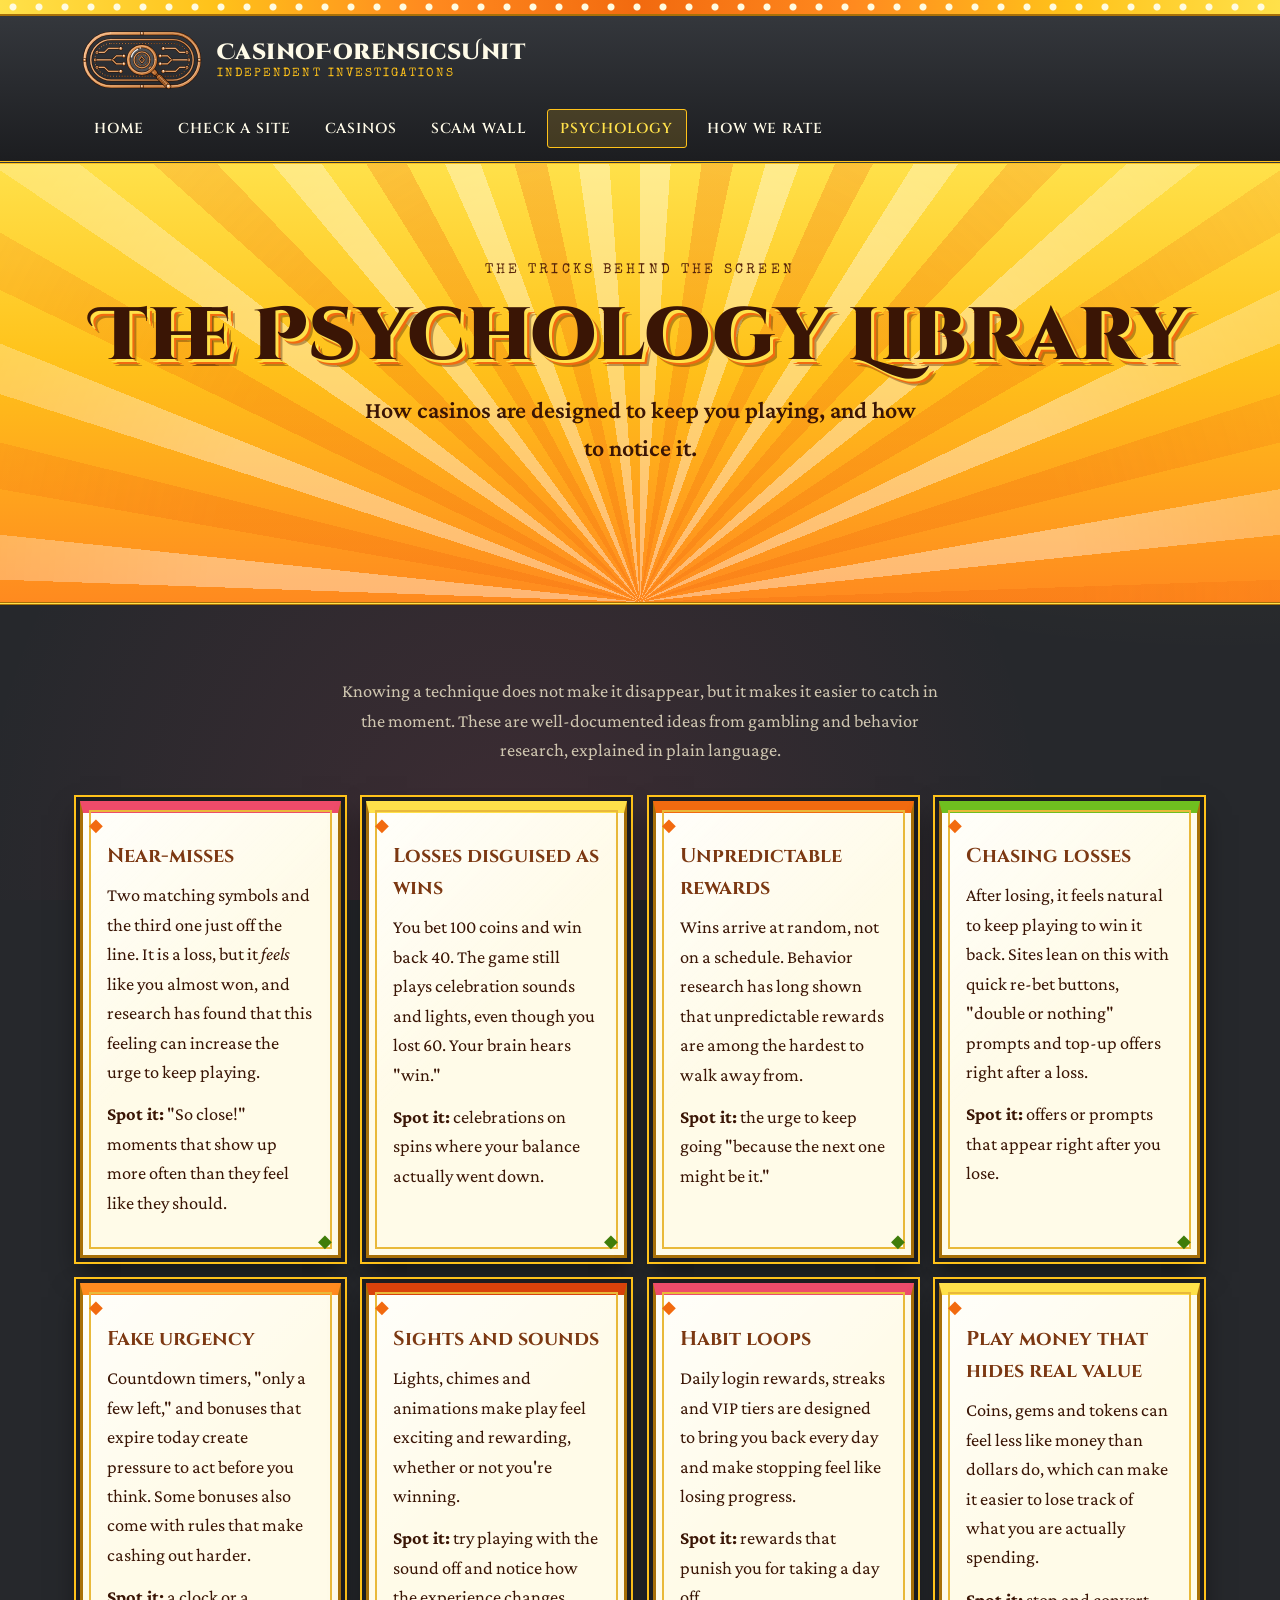
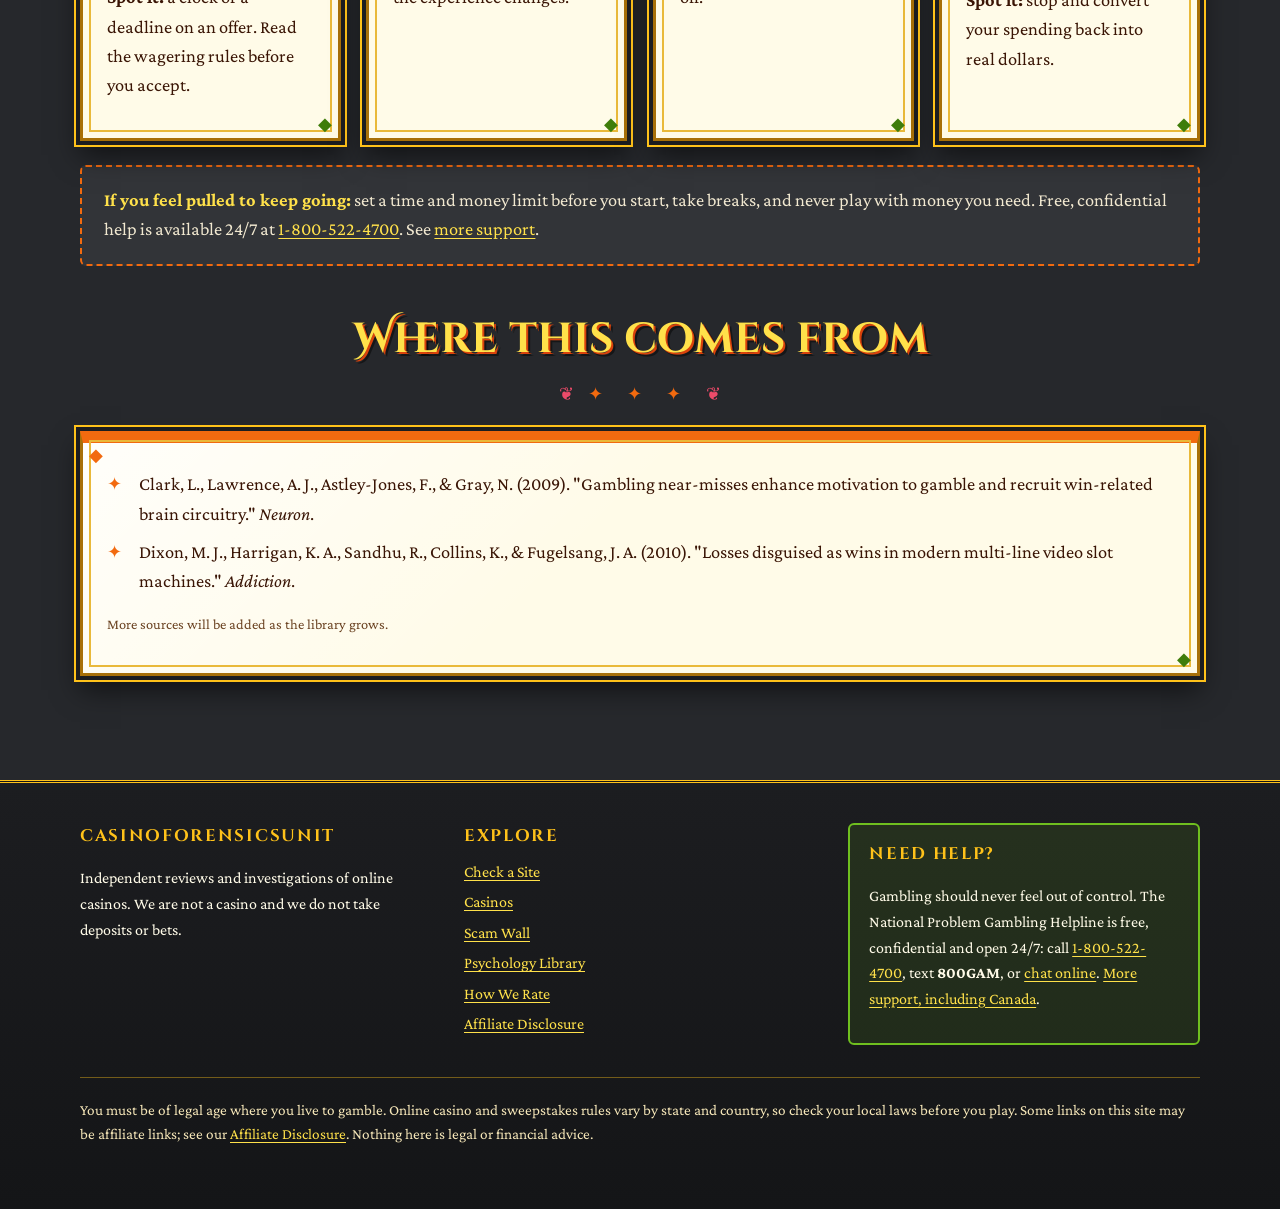
<file: psychology.html>
<!DOCTYPE html>
<html lang="en">
<head>
  <meta charset="utf-8">
  <meta name="viewport" content="width=device-width, initial-scale=1">
  <title>The Psychology Library — CasinoForensicsUnit</title>
  <meta name="description" content="How online casinos use design and psychology to keep people playing, explained in plain language.">
  <link rel="preconnect" href="https://fonts.googleapis.com">
  <link rel="preconnect" href="https://fonts.gstatic.com" crossorigin>
  <link href="https://fonts.googleapis.com/css2?family=Cinzel+Decorative:wght@700;900&family=Cinzel:wght@500;600;700&family=Crimson+Pro:ital,wght@0,400;0,600;1,400&family=Special+Elite&display=swap" rel="stylesheet">
  <link rel="icon" type="image/svg+xml" href="assets/logo-mark.svg">
  <link rel="stylesheet" href="css/style.css">
</head>
<body>
<a class="skip-link" href="#main">Skip to content</a>
<div class="marquee" aria-hidden="true"></div>
<header class="site-header">
  <div class="wrap">
    <a class="brand" href="index.html" aria-label="CasinoForensicsUnit home">
      <img src="assets/logo-mark.svg" width="124" height="64" alt="CasinoForensicsUnit logo: a poker table with circuitry and a magnifying glass, in copper wire">
      <span class="brand-name">CasinoForensicsUnit<small>Independent investigations</small></span>
    </a>
    <button class="nav-toggle" aria-expanded="false" aria-controls="nav-list">Menu</button>
    <nav class="nav" aria-label="Main">
      <ul class="nav-list" id="nav-list">
        <li><a href="index.html">Home</a></li>
        <li><a href="check-a-site.html">Check a Site</a></li>
        <li><a href="casinos.html">Casinos</a></li>
        <li><a href="scam-wall.html">Scam Wall</a></li>
        <li><a href="psychology.html" aria-current="page">Psychology</a></li>
        <li><a href="how-we-rate.html">How We Rate</a></li>
      </ul>
    </nav>
  </div>
</header>

<main id="main">
<!-- DRAFT: written by Claude, NOT yet reviewed or approved by Dustin. Citations must be double-checked before publishing. Remove this marker only after approval. -->
  <section class="hero">
    <div class="wrap">
      <p class="eyebrow">The tricks behind the screen</p>
      <h1>The Psychology Library</h1>
      <p class="lede">How casinos are designed to keep you playing, and how to notice it.</p>
    </div>
  </section>
  <section class="block">
    <div class="wrap">
      <p class="section-sub">Knowing a technique does not make it disappear, but it makes it easier to catch in the moment. These are well-documented ideas from gambling and behavior research, explained in plain language.</p>
      <div class="grid">
        <article class="frame c-ruby">
          <h3>Near-misses</h3>
          <p>Two matching symbols and the third one just off the line. It is a loss, but it <em>feels</em> like you almost won, and research has found that this feeling can increase the urge to keep playing.</p>
          <p><strong>Spot it:</strong> "So close!" moments that show up more often than they feel like they should.</p>
        </article>
        <article class="frame c-topaz">
          <h3>Losses disguised as wins</h3>
          <p>You bet 100 coins and win back 40. The game still plays celebration sounds and lights, even though you lost 60. Your brain hears "win."</p>
          <p><strong>Spot it:</strong> celebrations on spins where your balance actually went down.</p>
        </article>
        <article class="frame c-sapphire">
          <h3>Unpredictable rewards</h3>
          <p>Wins arrive at random, not on a schedule. Behavior research has long shown that unpredictable rewards are among the hardest to walk away from.</p>
          <p><strong>Spot it:</strong> the urge to keep going "because the next one might be it."</p>
        </article>
        <article class="frame c-teal">
          <h3>Chasing losses</h3>
          <p>After losing, it feels natural to keep playing to win it back. Sites lean on this with quick re-bet buttons, "double or nothing" prompts and top-up offers right after a loss.</p>
          <p><strong>Spot it:</strong> offers or prompts that appear right after you lose.</p>
        </article>
        <article class="frame c-coral">
          <h3>Fake urgency</h3>
          <p>Countdown timers, "only a few left," and bonuses that expire today create pressure to act before you think. Some bonuses also come with rules that make cashing out harder.</p>
          <p><strong>Spot it:</strong> a clock or a deadline on an offer. Read the wagering rules before you accept.</p>
        </article>
        <article class="frame c-amethyst">
          <h3>Sights and sounds</h3>
          <p>Lights, chimes and animations make play feel exciting and rewarding, whether or not you're winning.</p>
          <p><strong>Spot it:</strong> try playing with the sound off and notice how the experience changes.</p>
        </article>
        <article class="frame c-ruby">
          <h3>Habit loops</h3>
          <p>Daily login rewards, streaks and VIP tiers are designed to bring you back every day and make stopping feel like losing progress.</p>
          <p><strong>Spot it:</strong> rewards that punish you for taking a day off.</p>
        </article>
        <article class="frame c-topaz">
          <h3>Play money that hides real value</h3>
          <p>Coins, gems and tokens can feel less like money than dollars do, which can make it easier to lose track of what you are actually spending.</p>
          <p><strong>Spot it:</strong> stop and convert your spending back into real dollars.</p>
        </article>
      </div>

      <div class="callout">
        <strong>If you feel pulled to keep going:</strong> set a time and money limit before you start, take breaks, and never play with money you need. Free, confidential help is available 24/7 at <a href="tel:18005224700">1-800-522-4700</a>. See <a href="responsible-gambling.html">more support</a>.
      </div>

      <h2 class="section-title" style="margin-top:2.5rem">Where this comes from</h2>
      <p class="flourish" aria-hidden="true">✦ ✦ ✦</p>
      <div class="frame c-sapphire">
        <ul class="checklist">
          <li>Clark, L., Lawrence, A. J., Astley-Jones, F., &amp; Gray, N. (2009). "Gambling near-misses enhance motivation to gamble and recruit win-related brain circuitry." <em>Neuron</em>.</li>
          <li>Dixon, M. J., Harrigan, K. A., Sandhu, R., Collins, K., &amp; Fugelsang, J. A. (2010). "Losses disguised as wins in modern multi-line video slot machines." <em>Addiction</em>.</li>
        </ul>
        <p class="source">More sources will be added as the library grows.</p>
      </div>
    </div>
  </section>
</main>

<footer class="site-footer">
  <div class="wrap">
    <div class="footer-grid">
      <div>
        <h2>CasinoForensicsUnit</h2>
        <p>Independent reviews and investigations of online casinos. We are not a casino and we do not take deposits or bets.</p>
      </div>
      <div>
        <h2>Explore</h2>
        <ul>
          <li><a href="check-a-site.html">Check a Site</a></li>
          <li><a href="casinos.html">Casinos</a></li>
          <li><a href="scam-wall.html">Scam Wall</a></li>
          <li><a href="psychology.html">Psychology Library</a></li>
          <li><a href="how-we-rate.html">How We Rate</a></li>
          <li><a href="disclosure.html">Affiliate Disclosure</a></li>
        </ul>
      </div>
      <div class="helpline">
        <h2>Need help?</h2>
        <p>Gambling should never feel out of control. The National Problem Gambling Helpline is free, confidential and open 24/7: call <a href="tel:18005224700">1-800-522-4700</a>, text <strong>800GAM</strong>, or <a href="https://www.ncpgambling.org/chat">chat online</a>. <a href="responsible-gambling.html">More support, including Canada</a>.</p>
      </div>
    </div>
    <p class="fineprint">You must be of legal age where you live to gamble. Online casino and sweepstakes rules vary by state and country, so check your local laws before you play. Some links on this site may be affiliate links; see our <a href="disclosure.html">Affiliate Disclosure</a>. Nothing here is legal or financial advice.</p>
  </div>
</footer>
<script src="js/main.js"></script>
</body>
</html>
</file>
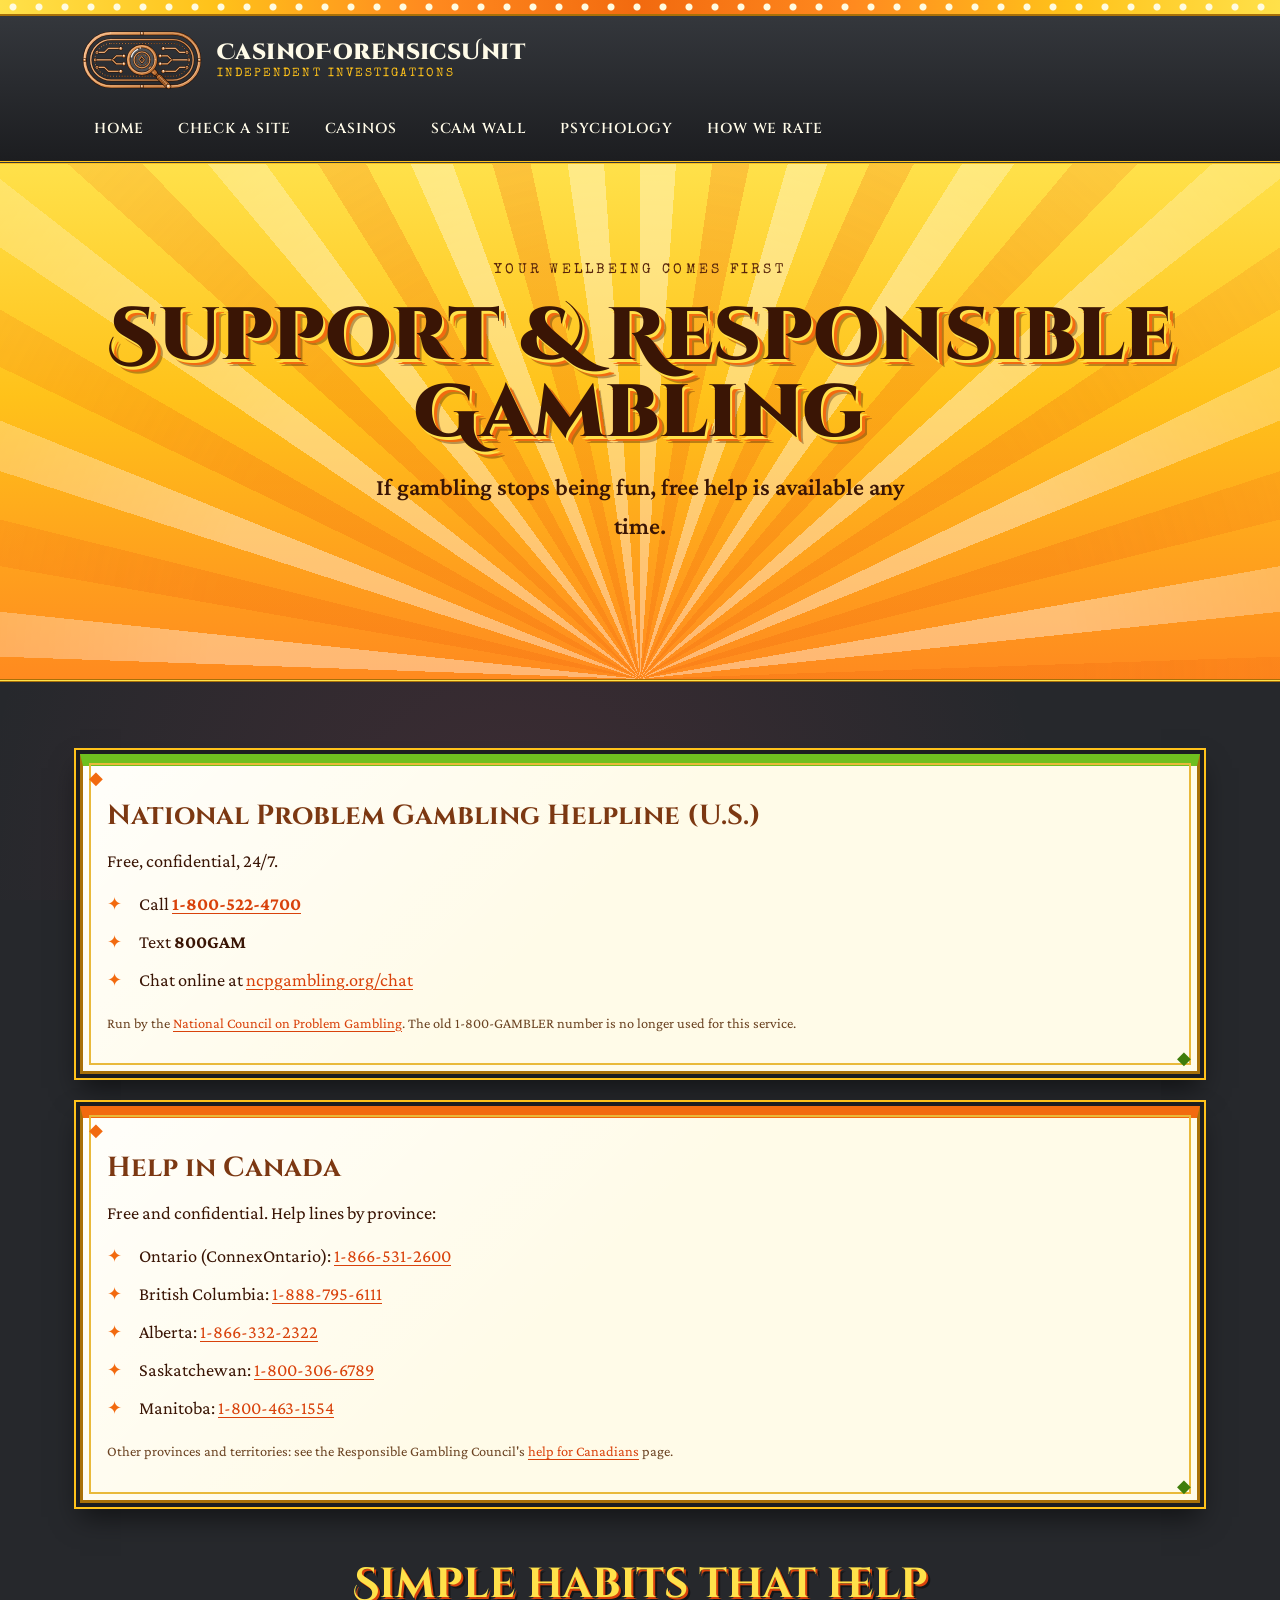
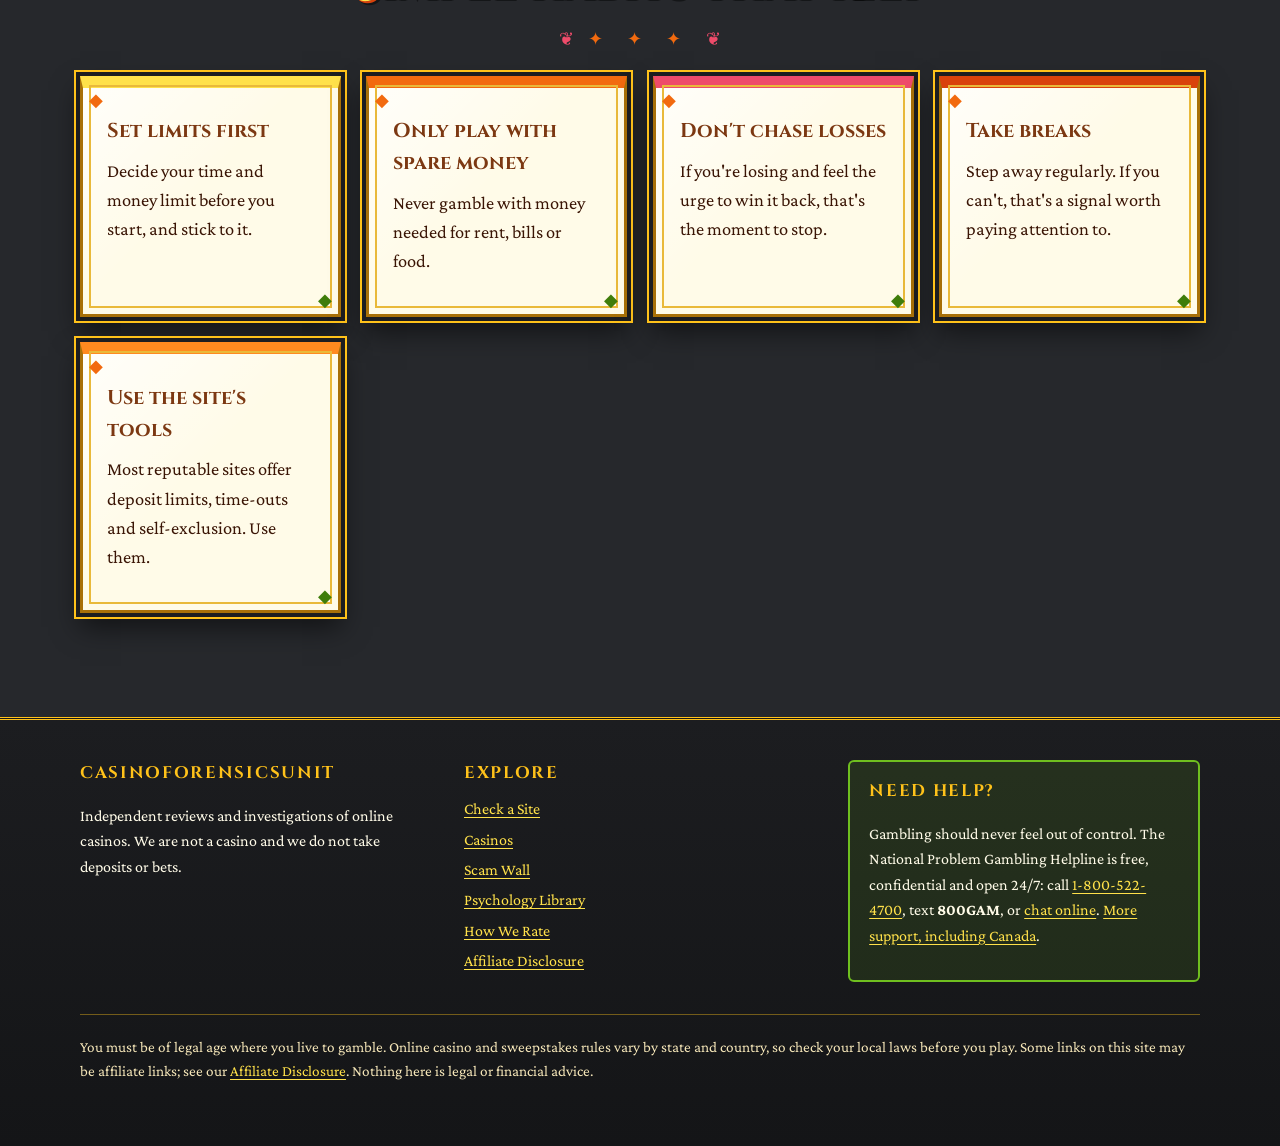
<file: responsible-gambling.html>
<!DOCTYPE html>
<html lang="en">
<head>
  <meta charset="utf-8">
  <meta name="viewport" content="width=device-width, initial-scale=1">
  <title>Responsible Gambling & Support — CasinoForensicsUnit</title>
  <meta name="description" content="Free, confidential support if gambling is causing problems, and simple habits to stay in control.">
  <link rel="preconnect" href="https://fonts.googleapis.com">
  <link rel="preconnect" href="https://fonts.gstatic.com" crossorigin>
  <link href="https://fonts.googleapis.com/css2?family=Cinzel+Decorative:wght@700;900&family=Cinzel:wght@500;600;700&family=Crimson+Pro:ital,wght@0,400;0,600;1,400&family=Special+Elite&display=swap" rel="stylesheet">
  <link rel="icon" type="image/svg+xml" href="assets/logo-mark.svg">
  <link rel="stylesheet" href="css/style.css">
</head>
<body>
<a class="skip-link" href="#main">Skip to content</a>
<div class="marquee" aria-hidden="true"></div>
<header class="site-header">
  <div class="wrap">
    <a class="brand" href="index.html" aria-label="CasinoForensicsUnit home">
      <img src="assets/logo-mark.svg" width="124" height="64" alt="CasinoForensicsUnit logo: a poker table with circuitry and a magnifying glass, in copper wire">
      <span class="brand-name">CasinoForensicsUnit<small>Independent investigations</small></span>
    </a>
    <button class="nav-toggle" aria-expanded="false" aria-controls="nav-list">Menu</button>
    <nav class="nav" aria-label="Main">
      <ul class="nav-list" id="nav-list">
        <li><a href="index.html">Home</a></li>
        <li><a href="check-a-site.html">Check a Site</a></li>
        <li><a href="casinos.html">Casinos</a></li>
        <li><a href="scam-wall.html">Scam Wall</a></li>
        <li><a href="psychology.html">Psychology</a></li>
        <li><a href="how-we-rate.html">How We Rate</a></li>
      </ul>
    </nav>
  </div>
</header>

<main id="main">
  <section class="hero">
    <div class="wrap">
      <p class="eyebrow">Your wellbeing comes first</p>
      <h1>Support & Responsible Gambling</h1>
      <p class="lede">If gambling stops being fun, free help is available any time.</p>
    </div>
  </section>
  <section class="block">
    <div class="wrap">
      <div class="frame c-teal">
        <h2>National Problem Gambling Helpline (U.S.)</h2>
        <p>Free, confidential, 24/7.</p>
        <ul class="checklist">
          <li>Call <a href="tel:18005224700"><strong>1-800-522-4700</strong></a></li>
          <li>Text <strong>800GAM</strong></li>
          <li>Chat online at <a href="https://www.ncpgambling.org/chat">ncpgambling.org/chat</a></li>
        </ul>
        <p class="source">Run by the <a href="https://www.ncpgambling.org/help-treatment/about-the-national-problem-gambling-helpline/">National Council on Problem Gambling</a>. The old 1-800-GAMBLER number is no longer used for this service. </p>
      </div>

      <div class="frame c-sapphire" style="margin-top:2rem">
        <h2>Help in Canada</h2>
        <p>Free and confidential. Help lines by province:</p>
        <ul class="checklist">
          <li>Ontario (ConnexOntario): <a href="tel:18665312600">1-866-531-2600</a></li>
          <li>British Columbia: <a href="tel:18887956111">1-888-795-6111</a></li>
          <li>Alberta: <a href="tel:18663322322">1-866-332-2322</a></li>
          <li>Saskatchewan: <a href="tel:18003066789">1-800-306-6789</a></li>
          <li>Manitoba: <a href="tel:18004631554">1-800-463-1554</a></li>
        </ul>
        <p class="source">Other provinces and territories: see the Responsible Gambling Council's <a href="https://responsiblegambling.org/for-the-public/problem-gambling-help/help-for-canadians/">help for Canadians</a> page.</p>
      </div>

      <h2 class="section-title" style="margin-top:3rem">Simple habits that help</h2>
      <p class="flourish" aria-hidden="true">✦ ✦ ✦</p>
      <div class="grid">
        <div class="frame c-topaz"><h3>Set limits first</h3><p>Decide your time and money limit before you start, and stick to it.</p></div>
        <div class="frame c-sapphire"><h3>Only play with spare money</h3><p>Never gamble with money needed for rent, bills or food.</p></div>
        <div class="frame c-ruby"><h3>Don't chase losses</h3><p>If you're losing and feel the urge to win it back, that's the moment to stop.</p></div>
        <div class="frame c-amethyst"><h3>Take breaks</h3><p>Step away regularly. If you can't, that's a signal worth paying attention to.</p></div>
        <div class="frame c-coral"><h3>Use the site's tools</h3><p>Most reputable sites offer deposit limits, time-outs and self-exclusion. Use them.</p></div>
      </div>
    </div>
  </section>
</main>

<footer class="site-footer">
  <div class="wrap">
    <div class="footer-grid">
      <div>
        <h2>CasinoForensicsUnit</h2>
        <p>Independent reviews and investigations of online casinos. We are not a casino and we do not take deposits or bets.</p>
      </div>
      <div>
        <h2>Explore</h2>
        <ul>
          <li><a href="check-a-site.html">Check a Site</a></li>
          <li><a href="casinos.html">Casinos</a></li>
          <li><a href="scam-wall.html">Scam Wall</a></li>
          <li><a href="psychology.html">Psychology Library</a></li>
          <li><a href="how-we-rate.html">How We Rate</a></li>
          <li><a href="disclosure.html">Affiliate Disclosure</a></li>
        </ul>
      </div>
      <div class="helpline">
        <h2>Need help?</h2>
        <p>Gambling should never feel out of control. The National Problem Gambling Helpline is free, confidential and open 24/7: call <a href="tel:18005224700">1-800-522-4700</a>, text <strong>800GAM</strong>, or <a href="https://www.ncpgambling.org/chat">chat online</a>. <a href="responsible-gambling.html">More support, including Canada</a>.</p>
      </div>
    </div>
    <p class="fineprint">You must be of legal age where you live to gamble. Online casino and sweepstakes rules vary by state and country, so check your local laws before you play. Some links on this site may be affiliate links; see our <a href="disclosure.html">Affiliate Disclosure</a>. Nothing here is legal or financial advice.</p>
  </div>
</footer>
<script src="js/main.js"></script>
</body>
</html>
</file>
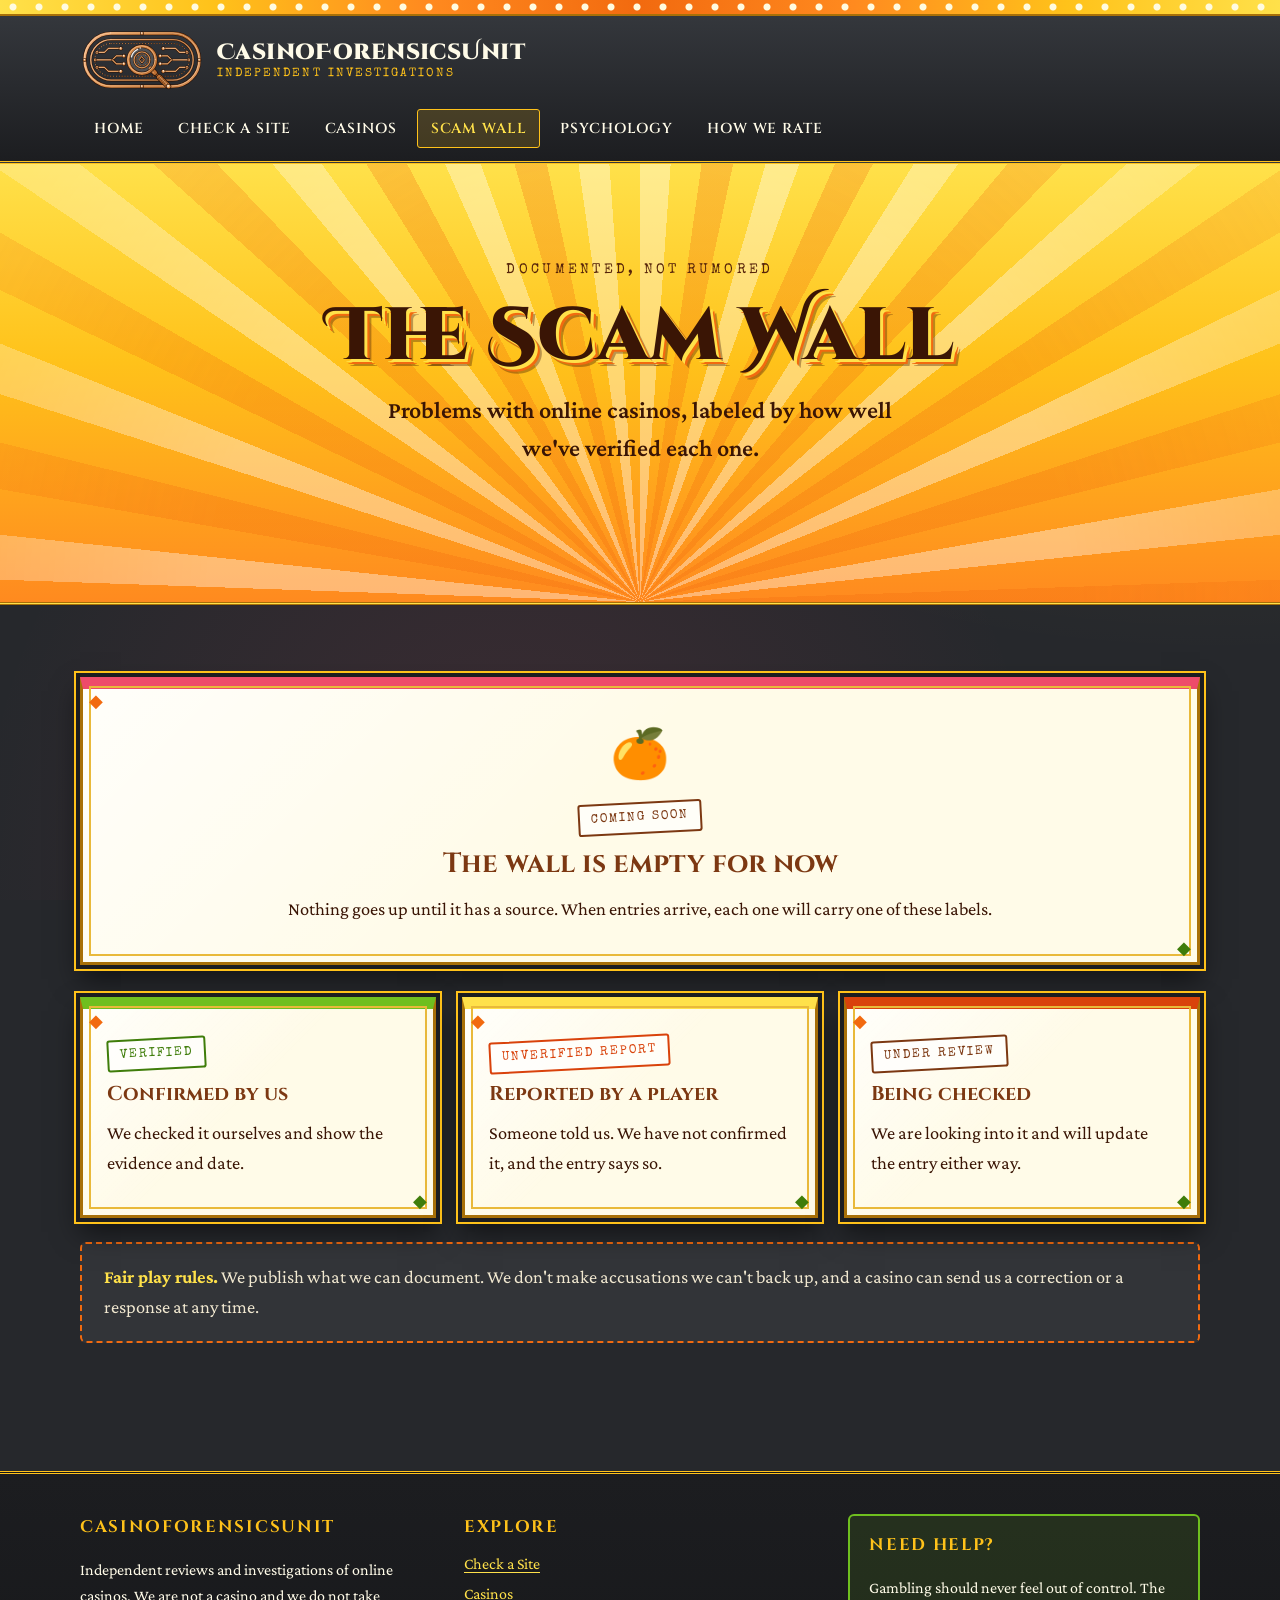
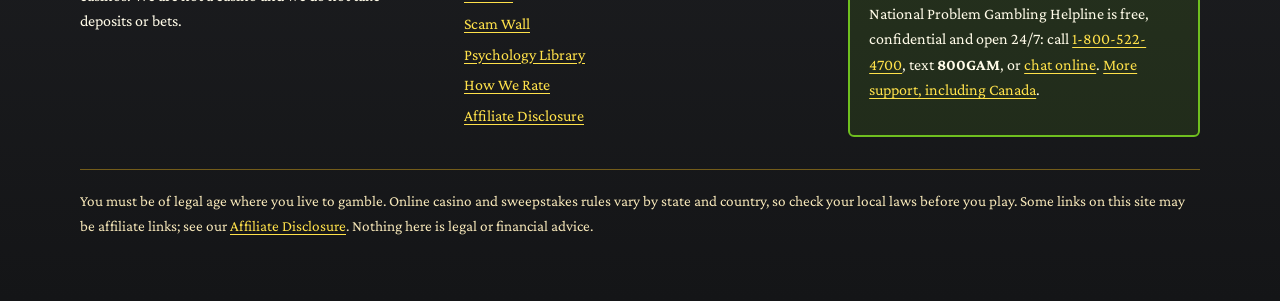
<file: scam-wall.html>
<!DOCTYPE html>
<html lang="en">
<head>
  <meta charset="utf-8">
  <meta name="viewport" content="width=device-width, initial-scale=1">
  <title>The Scam Wall — CasinoForensicsUnit</title>
  <meta name="description" content="Documented problems with online casinos, each labeled by how well it has been verified.">
  <link rel="preconnect" href="https://fonts.googleapis.com">
  <link rel="preconnect" href="https://fonts.gstatic.com" crossorigin>
  <link href="https://fonts.googleapis.com/css2?family=Cinzel+Decorative:wght@700;900&family=Cinzel:wght@500;600;700&family=Crimson+Pro:ital,wght@0,400;0,600;1,400&family=Special+Elite&display=swap" rel="stylesheet">
  <link rel="icon" type="image/svg+xml" href="assets/logo-mark.svg">
  <link rel="stylesheet" href="css/style.css">
</head>
<body>
<a class="skip-link" href="#main">Skip to content</a>
<div class="marquee" aria-hidden="true"></div>
<header class="site-header">
  <div class="wrap">
    <a class="brand" href="index.html" aria-label="CasinoForensicsUnit home">
      <img src="assets/logo-mark.svg" width="124" height="64" alt="CasinoForensicsUnit logo: a poker table with circuitry and a magnifying glass, in copper wire">
      <span class="brand-name">CasinoForensicsUnit<small>Independent investigations</small></span>
    </a>
    <button class="nav-toggle" aria-expanded="false" aria-controls="nav-list">Menu</button>
    <nav class="nav" aria-label="Main">
      <ul class="nav-list" id="nav-list">
        <li><a href="index.html">Home</a></li>
        <li><a href="check-a-site.html">Check a Site</a></li>
        <li><a href="casinos.html">Casinos</a></li>
        <li><a href="scam-wall.html" aria-current="page">Scam Wall</a></li>
        <li><a href="psychology.html">Psychology</a></li>
        <li><a href="how-we-rate.html">How We Rate</a></li>
      </ul>
    </nav>
  </div>
</header>

<main id="main">
  <section class="hero">
    <div class="wrap">
      <p class="eyebrow">Documented, not rumored</p>
      <h1>The Scam Wall</h1>
      <p class="lede">Problems with online casinos, labeled by how well we've verified each one.</p>
    </div>
  </section>
  <section class="block">
    <div class="wrap">
      <div class="frame empty c-ruby">
        <span class="icon" aria-hidden="true">🍊</span>
        <span class="stamp pending">Coming soon</span>
        <h2>The wall is empty for now</h2>
        <p>Nothing goes up until it has a source. When entries arrive, each one will carry one of these labels.</p>
      </div>

      <div class="grid" style="margin-top:2rem">
        <div class="frame c-teal"><span class="stamp verified">Verified</span><h3>Confirmed by us</h3><p>We checked it ourselves and show the evidence and date.</p></div>
        <div class="frame c-topaz"><span class="stamp unverified">Unverified report</span><h3>Reported by a player</h3><p>Someone told us. We have not confirmed it, and the entry says so.</p></div>
        <div class="frame c-amethyst"><span class="stamp pending">Under review</span><h3>Being checked</h3><p>We are looking into it and will update the entry either way.</p></div>
      </div>

      <div class="callout">
        <strong>Fair play rules.</strong> We publish what we can document. We don't make accusations we can't back up, and a casino can send us a correction or a response at any time.
      </div>
    </div>
  </section>
</main>

<footer class="site-footer">
  <div class="wrap">
    <div class="footer-grid">
      <div>
        <h2>CasinoForensicsUnit</h2>
        <p>Independent reviews and investigations of online casinos. We are not a casino and we do not take deposits or bets.</p>
      </div>
      <div>
        <h2>Explore</h2>
        <ul>
          <li><a href="check-a-site.html">Check a Site</a></li>
          <li><a href="casinos.html">Casinos</a></li>
          <li><a href="scam-wall.html">Scam Wall</a></li>
          <li><a href="psychology.html">Psychology Library</a></li>
          <li><a href="how-we-rate.html">How We Rate</a></li>
          <li><a href="disclosure.html">Affiliate Disclosure</a></li>
        </ul>
      </div>
      <div class="helpline">
        <h2>Need help?</h2>
        <p>Gambling should never feel out of control. The National Problem Gambling Helpline is free, confidential and open 24/7: call <a href="tel:18005224700">1-800-522-4700</a>, text <strong>800GAM</strong>, or <a href="https://www.ncpgambling.org/chat">chat online</a>. <a href="responsible-gambling.html">More support, including Canada</a>.</p>
      </div>
    </div>
    <p class="fineprint">You must be of legal age where you live to gamble. Online casino and sweepstakes rules vary by state and country, so check your local laws before you play. Some links on this site may be affiliate links; see our <a href="disclosure.html">Affiliate Disclosure</a>. Nothing here is legal or financial advice.</p>
  </div>
</footer>
<script src="js/main.js"></script>
</body>
</html>
</file>
<file: css/style.css>
/* CasinoForensicsUnit — art-deco casino marquee meets forensic case file.
   CITRUS palette (lemon, orange, tangerine, lime leaf, grapefruit) on CHARCOAL grey, with parchment evidence cards.
   Ornate on purpose: never flat/minimal. */

:root {
  --espresso-950: #240c02;
  --espresso-900: #3a1505;
  --espresso-800: #56230a;
  --espresso-700: #7c3812;

  --lemon: #ffe14a;
  --yellow: #ffc21a;
  --orange: #ff8a1f;
  --tangerine: #f26a0f;
  --blood-orange: #d9420b;
  --grapefruit: #ee4b6a;
  --lime: #6fbf1f;
  --lime-deep: #3f7d0a;

  --gold: #e9b93a;
  --gold-deep: #a87008;

  --charcoal-950: #141517;
  --charcoal-900: #1c1d20;
  --charcoal-800: #26282c;
  --charcoal-700: #34373c;
  --charcoal-text: #f1e8d0;
  --charcoal-soft: #cfc6b0;

  --cream: #fff6d6;
  --cream-2: #ffeeb0;
  --parchment: #fffbe8;
  --ink: #3a1505;
  --ink-soft: #6b4322;

  --display: "Cinzel Decorative", "Cinzel", Georgia, serif;
  --heading: "Cinzel", Georgia, serif;
  --body: "Crimson Pro", Georgia, "Times New Roman", serif;
  --typewriter: "Special Elite", "Courier New", monospace;
}

* { box-sizing: border-box; }
html { scroll-behavior: smooth; }
body {
  margin: 0;
  color: var(--charcoal-text);
  font-family: var(--body);
  font-size: 1.15rem;
  line-height: 1.6;
  background:
    radial-gradient(ellipse at 10% 0%, rgba(255, 138, 31, .16), transparent 45%),
    radial-gradient(ellipse at 95% 25%, rgba(255, 225, 74, .10), transparent 45%),
    radial-gradient(ellipse at 40% 100%, rgba(238, 75, 106, .12), transparent 50%),
    var(--charcoal-800);
  background-attachment: fixed;
}
img, svg { max-width: 100%; }
a { color: var(--lemon); text-underline-offset: 3px; }
a:hover { color: var(--orange); }
:focus-visible { outline: 3px solid var(--lemon); outline-offset: 3px; }

.skip-link {
  position: absolute; left: -999px; top: 0; background: var(--lemon); color: var(--ink);
  padding: .6rem 1rem; z-index: 100; font-family: var(--heading);
}
.skip-link:focus { left: 8px; top: 8px; }

.wrap { width: min(1120px, 100% - 2rem); margin-inline: auto; }

/* ---------- Marquee bulb strip (top of every page) ---------- */
.marquee {
  height: 16px;
  background:
    radial-gradient(circle, #fffbe0 0 3px, transparent 4px) 0 50% / 26px 16px repeat-x,
    linear-gradient(90deg, var(--lemon), var(--yellow), var(--orange), var(--tangerine), var(--orange), var(--yellow), var(--lemon));
  border-bottom: 2px solid var(--gold-deep);
}

/* ---------- Header ---------- */
.site-header {
  background: linear-gradient(180deg, var(--charcoal-700), var(--charcoal-900));
  border-bottom: 3px double var(--yellow);
  color: var(--parchment);
}
.site-header .wrap { display: flex; align-items: center; justify-content: space-between; gap: 1rem; flex-wrap: wrap; padding-block: .8rem; }
.brand { display: flex; align-items: center; gap: .8rem; text-decoration: none; color: var(--parchment); min-width: 0; }
.brand img { width: 124px; height: 64px; flex: none; }
.brand-name { font-family: var(--display); font-weight: 900; font-size: clamp(.9rem, 4.4vw, 1.35rem); line-height: 1.05; letter-spacing: .02em; }
.brand-name small { display: block; font-family: var(--typewriter); font-weight: 400; font-size: .72rem; letter-spacing: .18em; color: var(--yellow); text-transform: uppercase; margin-top: .2rem; }

.nav-toggle { display: none; }
.nav-list { list-style: none; margin: 0; padding: 0; display: flex; gap: .4rem; flex-wrap: wrap; }
.nav-list a {
  display: block; padding: .45rem .8rem; text-decoration: none; color: var(--parchment);
  font-family: var(--heading); font-weight: 600; font-size: .9rem; letter-spacing: .06em; text-transform: uppercase;
  border: 1px solid transparent; border-radius: 3px;
}
.nav-list a:hover, .nav-list a[aria-current="page"] {
  border-color: var(--yellow); background: rgba(255, 194, 26, .16); color: var(--lemon);
}

@media (max-width: 760px) {
  .nav-toggle {
    display: inline-block; background: var(--charcoal-700); color: var(--parchment); border: 2px solid var(--yellow);
    font-family: var(--heading); padding: .5rem .9rem; border-radius: 3px; cursor: pointer;
  }
  .nav { width: 100%; }
  .nav-list { display: none; flex-direction: column; }
  .nav-list.open { display: flex; }
}

/* ---------- Hero ---------- */
.hero {
  position: relative; overflow: hidden; text-align: center;
  padding: clamp(3rem, 8vw, 6rem) 0 clamp(3.5rem, 8vw, 6.5rem);
  border-bottom: 3px double var(--gold-deep);
  background: linear-gradient(180deg, var(--lemon) 0%, var(--yellow) 45%, var(--orange) 100%);
}
.hero::before { /* art-deco sunburst rising from the bottom */
  content: ""; position: absolute; left: 50%; top: 100%; width: 190%; aspect-ratio: 1;
  transform: translate(-50%, -50%);
  background: repeating-conic-gradient(from 0deg,
    rgba(255, 255, 255, .38) 0 4deg, rgba(255, 138, 31, .0) 4deg 8deg,
    rgba(242, 106, 15, .28) 8deg 12deg, rgba(255, 225, 74, .0) 12deg 16deg);
  -webkit-mask-image: radial-gradient(circle, #000 25%, transparent 70%);
  mask-image: radial-gradient(circle, #000 25%, transparent 70%);
  pointer-events: none;
}
.hero .wrap { position: relative; }
.eyebrow {
  font-family: var(--typewriter); text-transform: uppercase; letter-spacing: .24em; font-size: .85rem;
  color: var(--espresso-800); margin: 0 0 1rem;
}
.hero h1 {
  font-family: var(--display); font-weight: 900; margin: 0 0 1rem;
  font-size: clamp(1.4rem, 6.2vw, 4.6rem); line-height: 1.05; /* one long word: scale with screen so it never clips */
  color: var(--espresso-900);
  text-shadow: .04em .04em 0 var(--lemon), .07em .07em 0 var(--tangerine), .1em .1em 0 rgba(58, 21, 5, .35);
}
.hero .lede { font-size: clamp(1.15rem, 2.4vw, 1.5rem); max-width: 40ch; margin: 0 auto 2rem; color: var(--espresso-900); font-weight: 600; }
.cta-row { display: flex; gap: 1rem; justify-content: center; flex-wrap: wrap; }

.btn {
  display: inline-block; padding: .8rem 1.5rem; text-decoration: none; cursor: pointer;
  font-family: var(--heading); font-weight: 700; letter-spacing: .08em; text-transform: uppercase; font-size: .95rem;
  color: var(--parchment); background: linear-gradient(180deg, var(--espresso-700), var(--espresso-900));
  border: 2px solid var(--espresso-950); border-radius: 4px;
  box-shadow: inset 0 0 0 2px rgba(255, 225, 74, .55), 0 4px 0 var(--espresso-950), 0 8px 18px rgba(58, 21, 5, .35);
}
.btn:hover { color: var(--lemon); filter: brightness(1.1); transform: translateY(-1px); }
.btn.alt {
  background: linear-gradient(180deg, var(--grapefruit), var(--blood-orange)); color: #fff;
  border-color: #8a2410;
  box-shadow: inset 0 0 0 2px rgba(255, 255, 255, .35), 0 4px 0 #8a2410, 0 8px 18px rgba(58, 21, 5, .35);
}
.btn[disabled], .btn[aria-disabled="true"] { opacity: .55; cursor: not-allowed; filter: grayscale(.4); transform: none; }

/* ---------- Sections ---------- */
section.block { padding: clamp(2.5rem, 6vw, 4.5rem) 0; }
section.block.alt-bg { background: linear-gradient(180deg, rgba(255, 194, 26, .28), rgba(255, 138, 31, .18)); border-block: 3px double var(--gold); }
.section-title {
  font-family: var(--display); font-weight: 700; text-align: center; margin: 0 0 .5rem;
  font-size: clamp(1.7rem, 4.5vw, 2.6rem); color: var(--lemon);
  text-shadow: 2px 2px 0 var(--blood-orange), 4px 4px 0 rgba(0, 0, 0, .45);
}
.section-sub { text-align: center; max-width: 60ch; margin: 0 auto 2.2rem; color: var(--charcoal-soft); }
.flourish { text-align: center; color: var(--tangerine); letter-spacing: .6em; margin: 0 0 1.4rem; font-size: 1.1rem; }
.flourish::before, .flourish::after { content: "❦"; margin: 0 .8em; color: var(--grapefruit); letter-spacing: 0; }

.grid { display: grid; gap: 1.6rem; grid-template-columns: repeat(auto-fit, minmax(260px, 1fr)); }

/* ---------- Ornate parchment "evidence" frames ---------- */
.frame {
  position: relative; background:
    linear-gradient(135deg, rgba(255,255,255,.8), transparent 45%),
    var(--parchment);
  color: var(--ink); padding: 1.7rem 1.5rem 1.5rem;
  border: 3px solid var(--gold-deep);
  outline: 2px solid var(--gold); outline-offset: -11px;
  box-shadow: 0 0 0 4px var(--charcoal-900), 0 0 0 6px var(--yellow), 0 14px 26px rgba(0, 0, 0, .55);
}
.frame::before, .frame::after {
  content: "◆"; position: absolute; font-size: 1.1rem; line-height: 1; color: var(--tangerine);
}
.frame::before { top: 4px; left: 6px; }
.frame::after { bottom: 4px; right: 6px; color: var(--lime-deep); }
.frame h2, .frame h3 { font-family: var(--heading); margin: 0 0 .6rem; color: var(--espresso-700); }
.frame h3 { font-size: 1.25rem; }
.frame p { margin: 0 0 .8rem; }
.frame a { color: var(--blood-orange); }
.frame.c-ruby { border-top: 12px solid var(--grapefruit); }
.frame.c-teal { border-top: 12px solid var(--lime); }
.frame.c-sapphire { border-top: 12px solid var(--tangerine); }
.frame.c-amethyst { border-top: 12px solid var(--blood-orange); }
.frame.c-topaz { border-top: 12px solid var(--lemon); }
.frame.c-coral { border-top: 12px solid var(--orange); }

/* ---------- Evidence stamps ---------- */
.stamp {
  display: inline-block; font-family: var(--typewriter); text-transform: uppercase; letter-spacing: .16em;
  font-size: .78rem; padding: .25rem .7rem; border: 2px solid currentColor; border-radius: 3px;
  transform: rotate(-3deg); background: rgba(255,255,255,.7); margin-bottom: .5rem;
}
.stamp.verified { color: var(--lime-deep); }
.stamp.unverified { color: var(--blood-orange); }
.stamp.pending { color: var(--espresso-700); }
.stamp.draft { color: var(--grapefruit); }

/* ---------- Case file steps ---------- */
.steps { counter-reset: step; display: grid; gap: 1.4rem; }
.step { position: relative; padding-left: 4.2rem; }
.step::before {
  counter-increment: step; content: counter(step);
  position: absolute; left: 0; top: 0; width: 3rem; height: 3rem; display: grid; place-items: center;
  font-family: var(--display); font-weight: 900; font-size: 1.5rem; color: #fff;
  background: radial-gradient(circle at 30% 30%, var(--yellow), var(--tangerine) 60%, var(--blood-orange));
  border: 3px solid var(--gold-deep); border-radius: 50%; box-shadow: 0 0 0 3px var(--charcoal-900), 0 4px 10px rgba(0,0,0,.5);
  text-shadow: 1px 1px 0 var(--espresso-900);
}
.step h3 { margin-top: 0; }

.checklist { list-style: none; padding: 0; margin: 0 0 1rem; }
.checklist li { padding-left: 2rem; position: relative; margin-bottom: .55rem; }
.checklist li::before { content: "✦"; position: absolute; left: 0; color: var(--tangerine); font-size: 1.1rem; }

.callout {
  border: 2px dashed var(--tangerine); background: rgba(255, 255, 255, .06);
  padding: 1.2rem 1.4rem; border-radius: 6px; margin: 1.5rem 0; color: var(--charcoal-text);
}
.callout strong { color: var(--lemon); }

/* ---------- Empty states (shown until real, sourced data exists) ---------- */
.empty { text-align: center; }
.empty .icon { font-size: 3rem; display: block; margin-bottom: .4rem; }

/* ---------- Forms ---------- */
label { display: block; font-family: var(--heading); font-weight: 600; margin-bottom: .4rem; color: var(--espresso-700); }
input[type="url"], input[type="text"] {
  width: 100%; padding: .8rem 1rem; font: inherit; color: var(--ink); background: #fff;
  border: 2px solid var(--gold-deep); border-radius: 3px;
}
input[disabled] { background: #f1e6c0; cursor: not-allowed; }

/* ---------- Casino record cards (rendered by js/main.js from data/casinos.json) ---------- */
.casino-list { display: grid; gap: 1.6rem; }
.casino-card dl { display: grid; grid-template-columns: max-content 1fr; gap: .3rem 1rem; margin: 1rem 0; }
.casino-card dt { font-family: var(--typewriter); color: var(--ink-soft); }
.casino-card dd { margin: 0; }
.source { font-size: .9rem; color: var(--ink-soft); }

/* ---------- Footer ---------- */
.site-footer {
  margin-top: 2rem; background: linear-gradient(180deg, var(--charcoal-900), var(--charcoal-950));
  color: var(--parchment); border-top: 3px double var(--yellow); padding: 2.5rem 0 3rem; font-size: 1rem;
}
.site-footer a { color: var(--lemon); }
.site-footer a:hover { color: var(--orange); }
.footer-grid { display: grid; gap: 2rem; grid-template-columns: repeat(auto-fit, minmax(240px, 1fr)); }
.site-footer h2 { font-family: var(--heading); font-size: 1.05rem; color: var(--yellow); letter-spacing: .1em; text-transform: uppercase; margin: 0 0 .6rem; }
.site-footer ul { list-style: none; padding: 0; margin: 0; }
.site-footer li { margin-bottom: .3rem; }
.helpline { border: 2px solid var(--lime); background: rgba(111, 191, 31, .12); padding: 1rem 1.2rem; border-radius: 6px; }
.fineprint { margin-top: 2rem; padding-top: 1.2rem; border-top: 1px solid rgba(255, 194, 26, .4); color: #f5e6b8; font-size: .95rem; }

@media (prefers-reduced-motion: reduce) { html { scroll-behavior: auto; } .btn:hover { transform: none; } }
</file>
